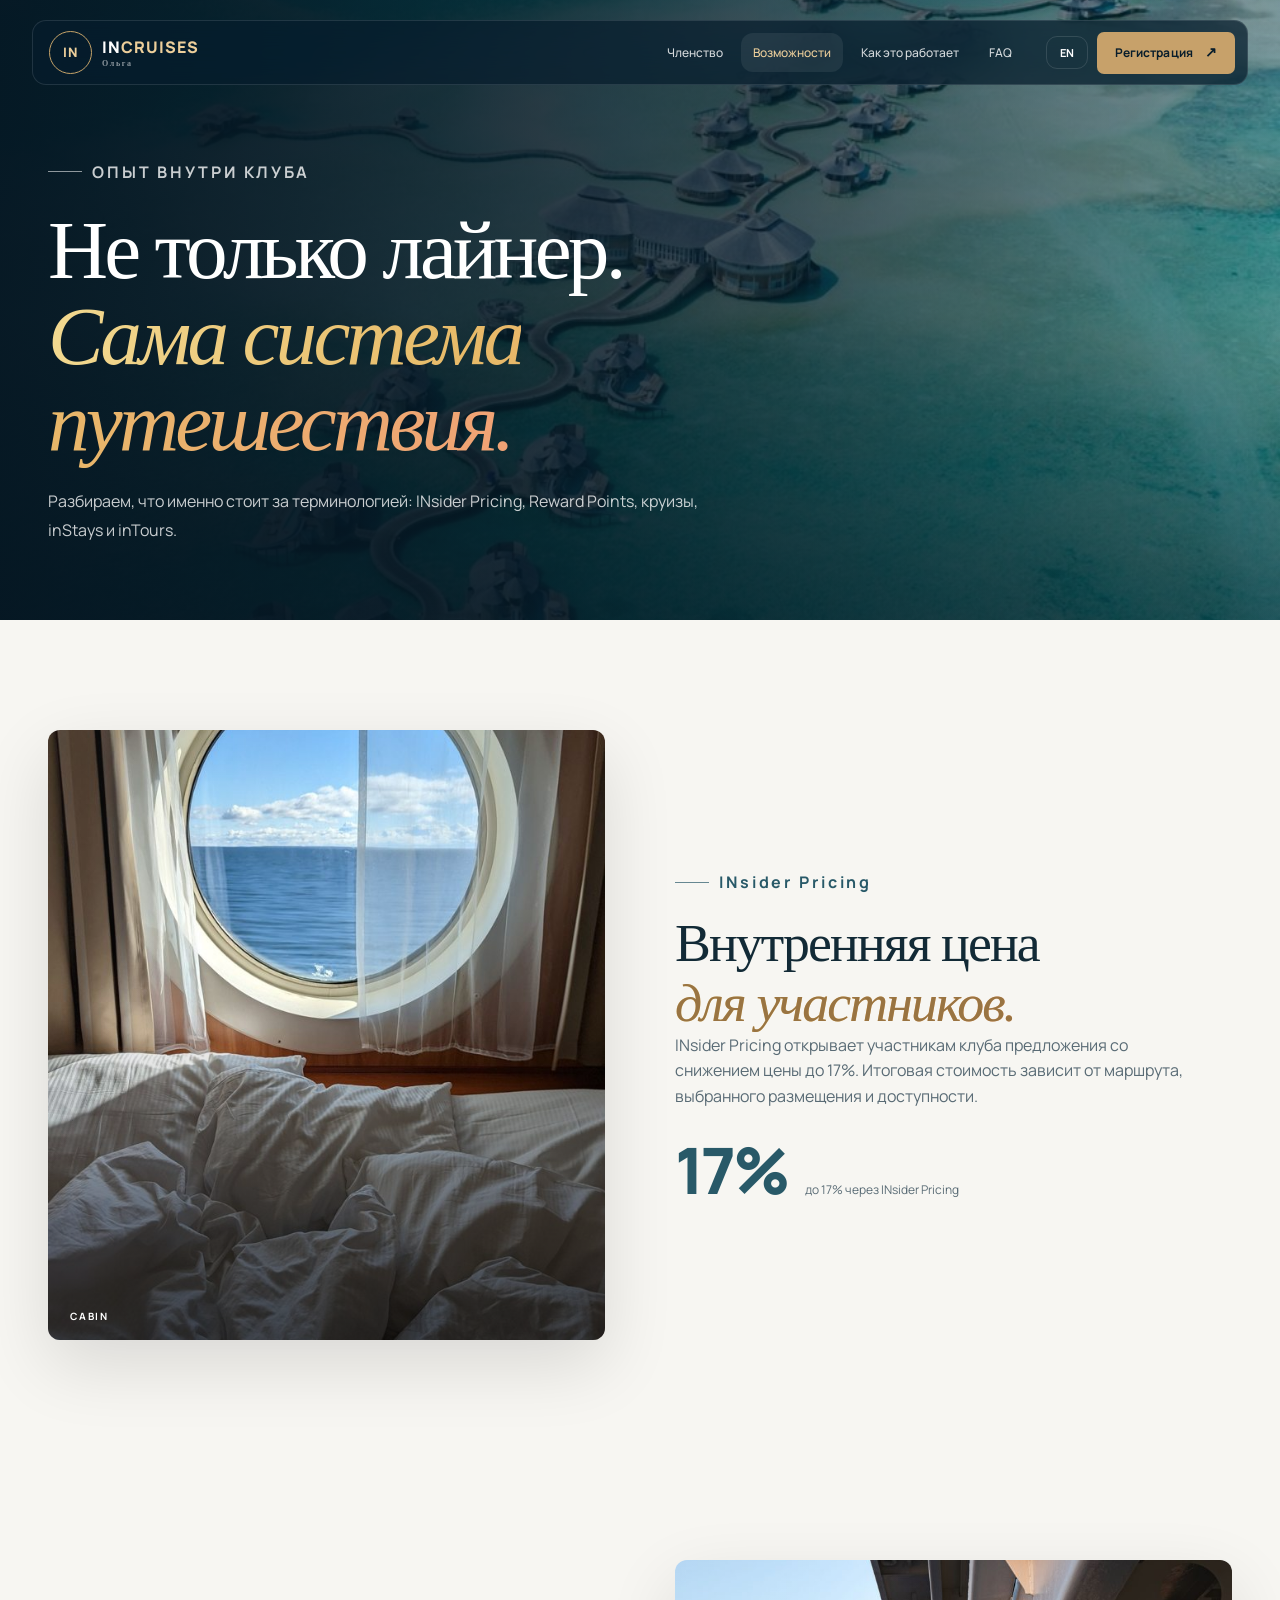
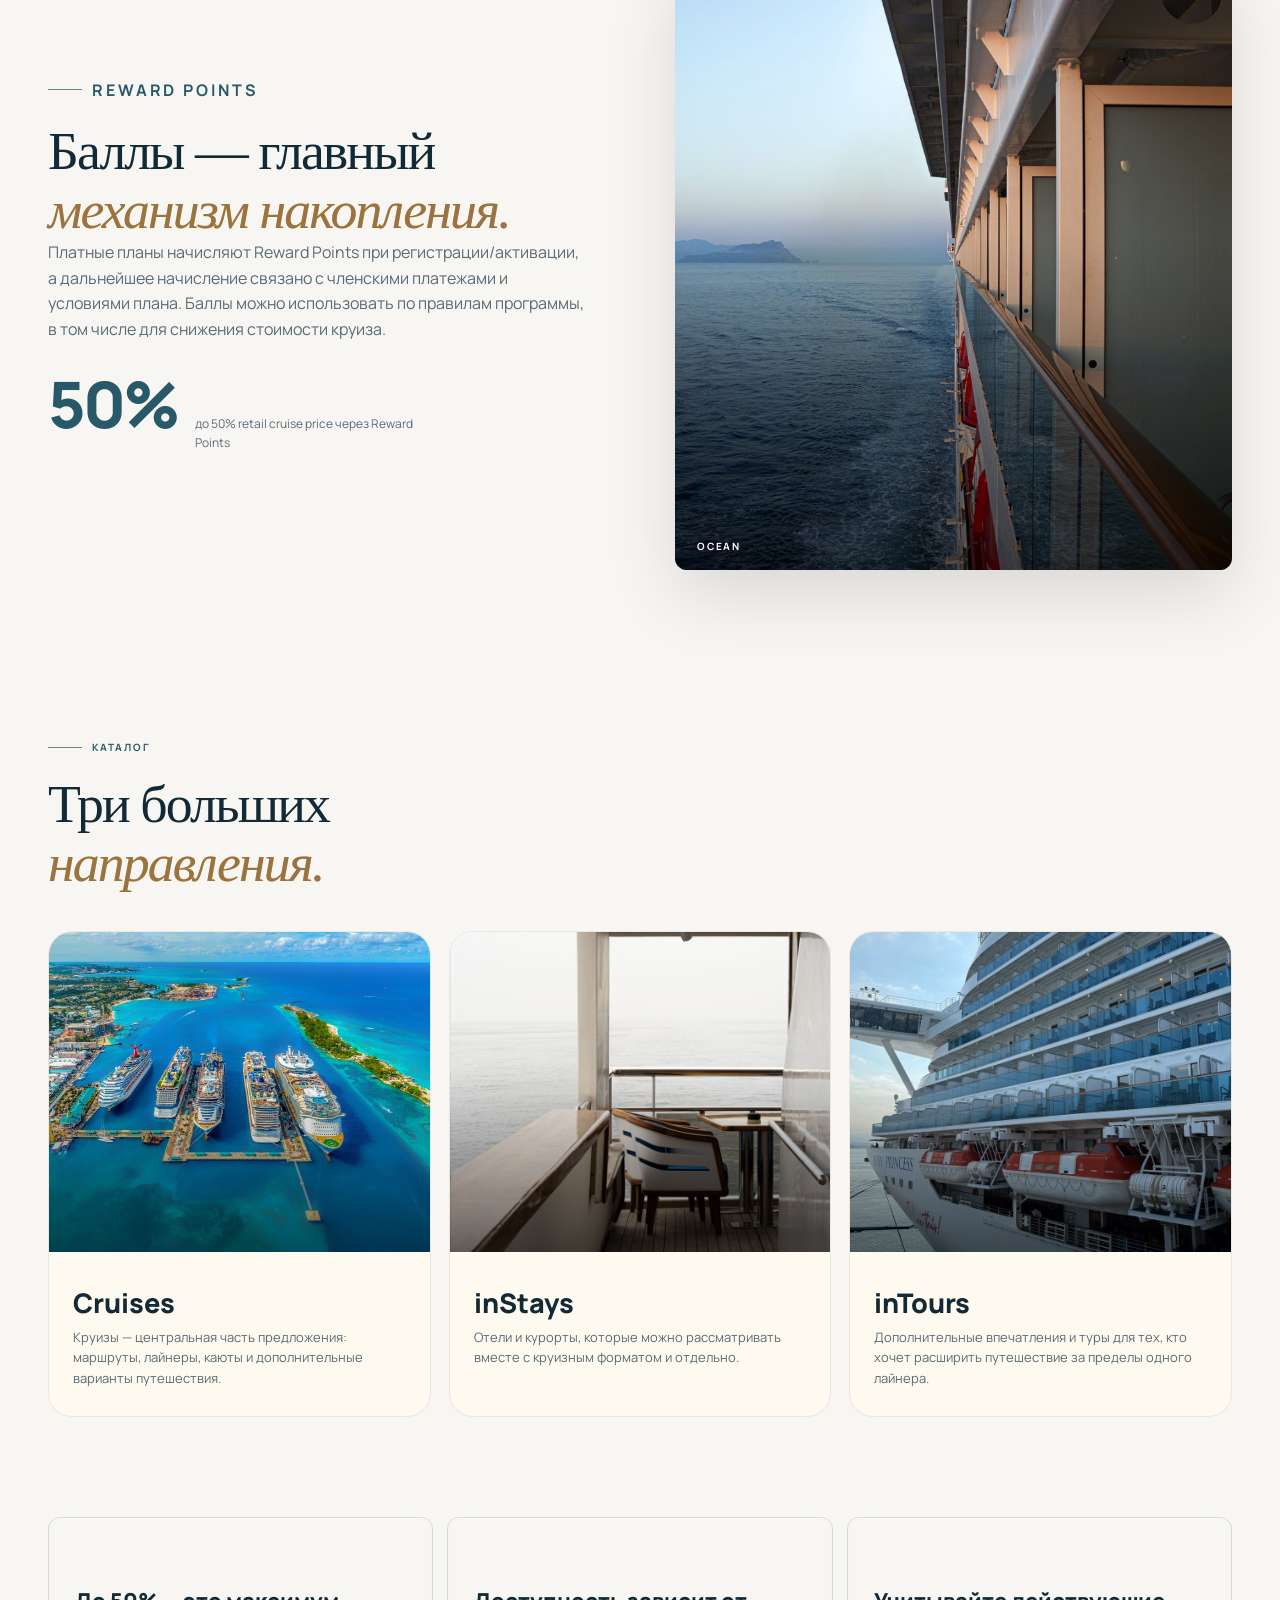
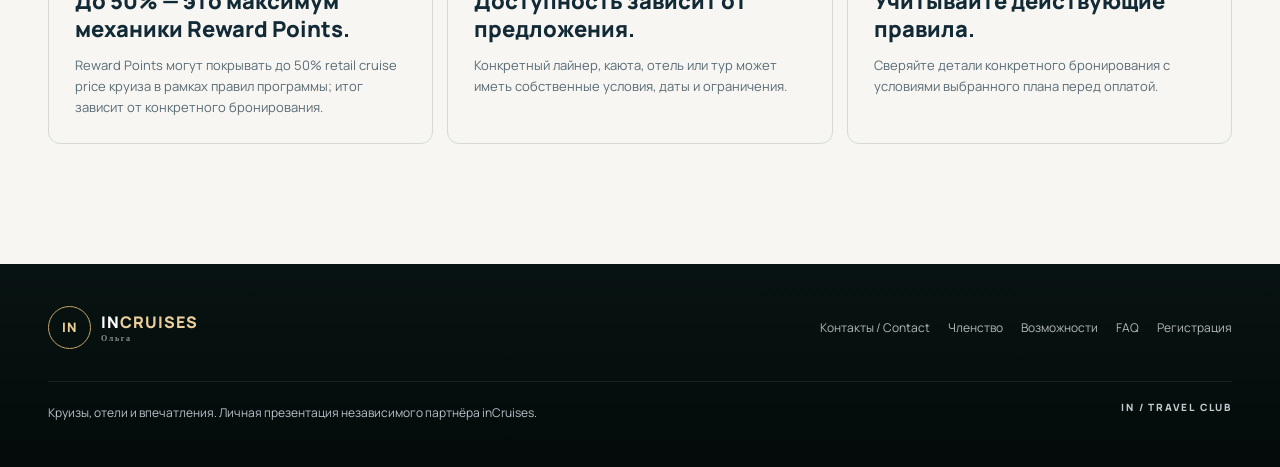
<file: benefits.html>
<!doctype html>
<html lang="ru">
<head>
  <meta charset="utf-8"><meta name="viewport" content="width=device-width, initial-scale=1"><meta name="theme-color" content="#081d2b">
 <meta name="description" content="Возможности членства inCruises: круизы, отели, Reward Points и INsider Pricing. Узнайте, как пользоваться преимуществами выбранного плана.">
  <title>Возможности inCruises — круизы, отели и Reward Points</title><link rel="icon" href="assets/favicon.svg" type="image/svg+xml">
  <link rel="preconnect" href="https://fonts.googleapis.com"><link rel="preconnect" href="https://fonts.gstatic.com" crossorigin><link href="https://fonts.googleapis.com/css2?family=DM+Sans:wght@400;500;600;700&amp;family=Manrope:wght@400;500;600;700;800&amp;display=swap" rel="stylesheet"><link rel="stylesheet" href="css/style.css"><script src="js/config.js"></script><script src="js/translations.js" defer></script><script src="js/main.js" defer></script>
<meta property="og:type" content="website"><meta property="og:title" content="Возможности / INCRUISES"><meta property="og:description" content="Круизы, отели и новые впечатления. Выберите свой формат путешествий."><meta name="twitter:card" content="summary"></head>
<body data-page="benefits"><div class="page-noise" aria-hidden="true"></div>
<header class="site-header"><a class="brand" href="index.html"><span class="brand-mark">IN</span><span class="brand-copy"><strong>IN<span>CRUISES</span></strong><small>TRAVEL CLUB</small></span></a><button class="menu-toggle" aria-label="Открыть меню" aria-controls="nav" aria-expanded="false"><span></span><span></span><span></span></button><nav class="nav" id="nav"><a href="membership.html" data-i18n="navMembership">Членство</a><a href="benefits.html" data-i18n="navBenefits">Возможности</a><a href="how-it-works.html" data-i18n="navHow">Как это работает</a><a href="faq.html" data-i18n="navFaq">FAQ</a></nav><div class="header-actions"><button class="lang-toggle" type="button">EN</button><a class="button button-small button-coral" data-register href="register.html"><span data-i18n="navJoin">Регистрация</span><b>↗</b></a></div></header>
<a class="skip-link" href="#main-content">К содержимому / Skip to content</a><main id="main-content">
<section class="page-hero page-hero-benefits"><div class="page-hero-bg" style="background-image:url('images/island.jpg')"></div><div class="hero-overlay"></div><div class="page-hero-content section-wrap reveal"><p class="eyebrow"><span class="eyebrow-line"></span><span data-i18n="benefitsEyebrow">ОПЫТ ВНУТРИ КЛУБА</span></p><h1 data-i18n="benefitsTitle">Не только лайнер.<br><em>Сама система путешествия.</em></h1><p data-i18n="benefitsLead">Разбираем, что именно стоит за терминологией: INsider Pricing, Reward Points, круизы, inStays и inTours.</p></div></section>
<section class="section-wrap benefit-feature"><div class="benefit-media reveal" style="background-image:url('images/photo-19154533.jpg')"><span> CABIN</span></div><div class="benefit-copy reveal reveal-delay-1"><p class="eyebrow dark"><span class="eyebrow-line"></span><span data-i18n="insiderEyebrow">INsider Pricing</span></p><h2 data-i18n="insiderTitle">Внутренняя цена<br><em>для участников.</em></h2><p data-i18n="insiderText">INsider Pricing открывает участникам клуба предложения со снижением цены до 17%. Итоговая стоимость зависит от маршрута, выбранного размещения и доступности.</p><div class="stat-line"><strong>17%</strong><span data-i18n="insiderStat">до 17% через INsider Pricing</span></div></div></section>
<section class="section-wrap benefit-feature reverse"><div class="benefit-media reveal" style="background-image:url('images/photo-38842315.jpg')"><span>OCEAN</span></div><div class="benefit-copy reveal reveal-delay-1"><p class="eyebrow dark"><span class="eyebrow-line"></span><span data-i18n="rpEyebrow">REWARD POINTS</span></p><h2 data-i18n="rpTitle">Баллы — главный<br><em>механизм накопления.</em></h2><p data-i18n="rpText">Платные планы начисляют Reward Points при регистрации/активации, а дальнейшее начисление связано с членскими платежами и условиями плана. Баллы можно использовать по правилам программы, в том числе для снижения стоимости круиза.</p><div class="stat-line"><strong>50%</strong><span data-i18n="rpStat">до 50% retail cruise price через Reward Points</span></div></div></section>
<section class="section-wrap product-grid-section"><div class="section-head reveal"><div><p class="eyebrow dark"><span class="eyebrow-line"></span><span data-i18n="catalogEyebrow">КАТАЛОГ</span></p><h2 data-i18n="catalogTitle">Три больших<br><em>направления.</em></h2></div></div><div class="product-grid"><article class="product-card reveal"><div class="product-photo" style="background-image:url('images/hero.jpg')"></div><div class="product-copy"><h3 data-i18n="cruiseTitle">Cruises</h3><p data-i18n="cruiseText">Круизы — центральная часть предложения: маршруты, лайнеры, каюты и дополнительные варианты путешествия.</p></div></article><article class="product-card reveal reveal-delay-1"><div class="product-photo" style="background-image:url('images/photo-17635350.jpg')"></div><div class="product-copy"><h3 data-i18n="staysTitle">inStays</h3><p data-i18n="staysText">Отели и курорты, которые можно рассматривать вместе с круизным форматом и отдельно.</p></div></article><article class="product-card reveal reveal-delay-2"><div class="product-photo" style="background-image:url('images/photo-31258302.jpg')"></div><div class="product-copy"><h3 data-i18n="toursTitle">inTours</h3><p data-i18n="toursText">Дополнительные впечатления и туры для тех, кто хочет расширить путешествие за пределы одного лайнера.</p></div></article></div></section>
<section class="section-wrap guardrail-grid"><article class="guardrail reveal"><h3 data-i18n="guard1Title">До 50% — это максимум механики Reward Points.</h3><p data-i18n="guard1Text">Reward Points могут покрывать до 50% retail cruise price круиза в рамках правил программы; итог зависит от конкретного бронирования.</p></article><article class="guardrail reveal reveal-delay-1"><h3 data-i18n="guard2Title">Доступность зависит от предложения.</h3><p data-i18n="guard2Text">Конкретный лайнер, каюта, отель или тур может иметь собственные условия, даты и ограничения.</p></article><article class="guardrail reveal reveal-delay-2"><h3 data-i18n="guard3Title">Учитывайте действующие правила.</h3><p data-i18n="guard3Text">Сверяйте детали конкретного бронирования с условиями выбранного плана перед оплатой.</p></article></section>
</main>
<footer class="footer"><div class="footer-top section-wrap"><a class="brand footer-brand" href="index.html"><span class="brand-mark">IN</span><span class="brand-copy"><strong>IN<span>CRUISES</span></strong><small>TRAVEL CLUB</small></span></a><nav><a href="register.html#contact">Контакты / Contact</a><a href="membership.html" data-i18n="navMembership">Членство</a><a href="benefits.html" data-i18n="navBenefits">Возможности</a><a href="faq.html" data-i18n="navFaq">FAQ</a><a href="register.html" data-i18n="navJoin">Регистрация</a></nav></div><div class="footer-bottom section-wrap"><p data-i18n="footerDisclaimer">Круизы, отели и впечатления. Личная презентация независимого партнёра inCruises.</p><span class="footer-mark">IN / TRAVEL CLUB</span></div></footer><div class="mobile-action"><a href="membership.html"><span data-copy="mobilePlans" data-ru="Сравнить планы" data-en="Compare plans">Сравнить планы</span></a><a class="mobile-contact" href="register.html#contact"><span data-copy="mobileContact" data-ru="Связаться ↗" data-en="Get in touch ↗">Связаться ↗</span></a></div><button class="back-to-top" type="button" aria-label="Наверх / Back to top" hidden>↑</button></body></html>
</file>
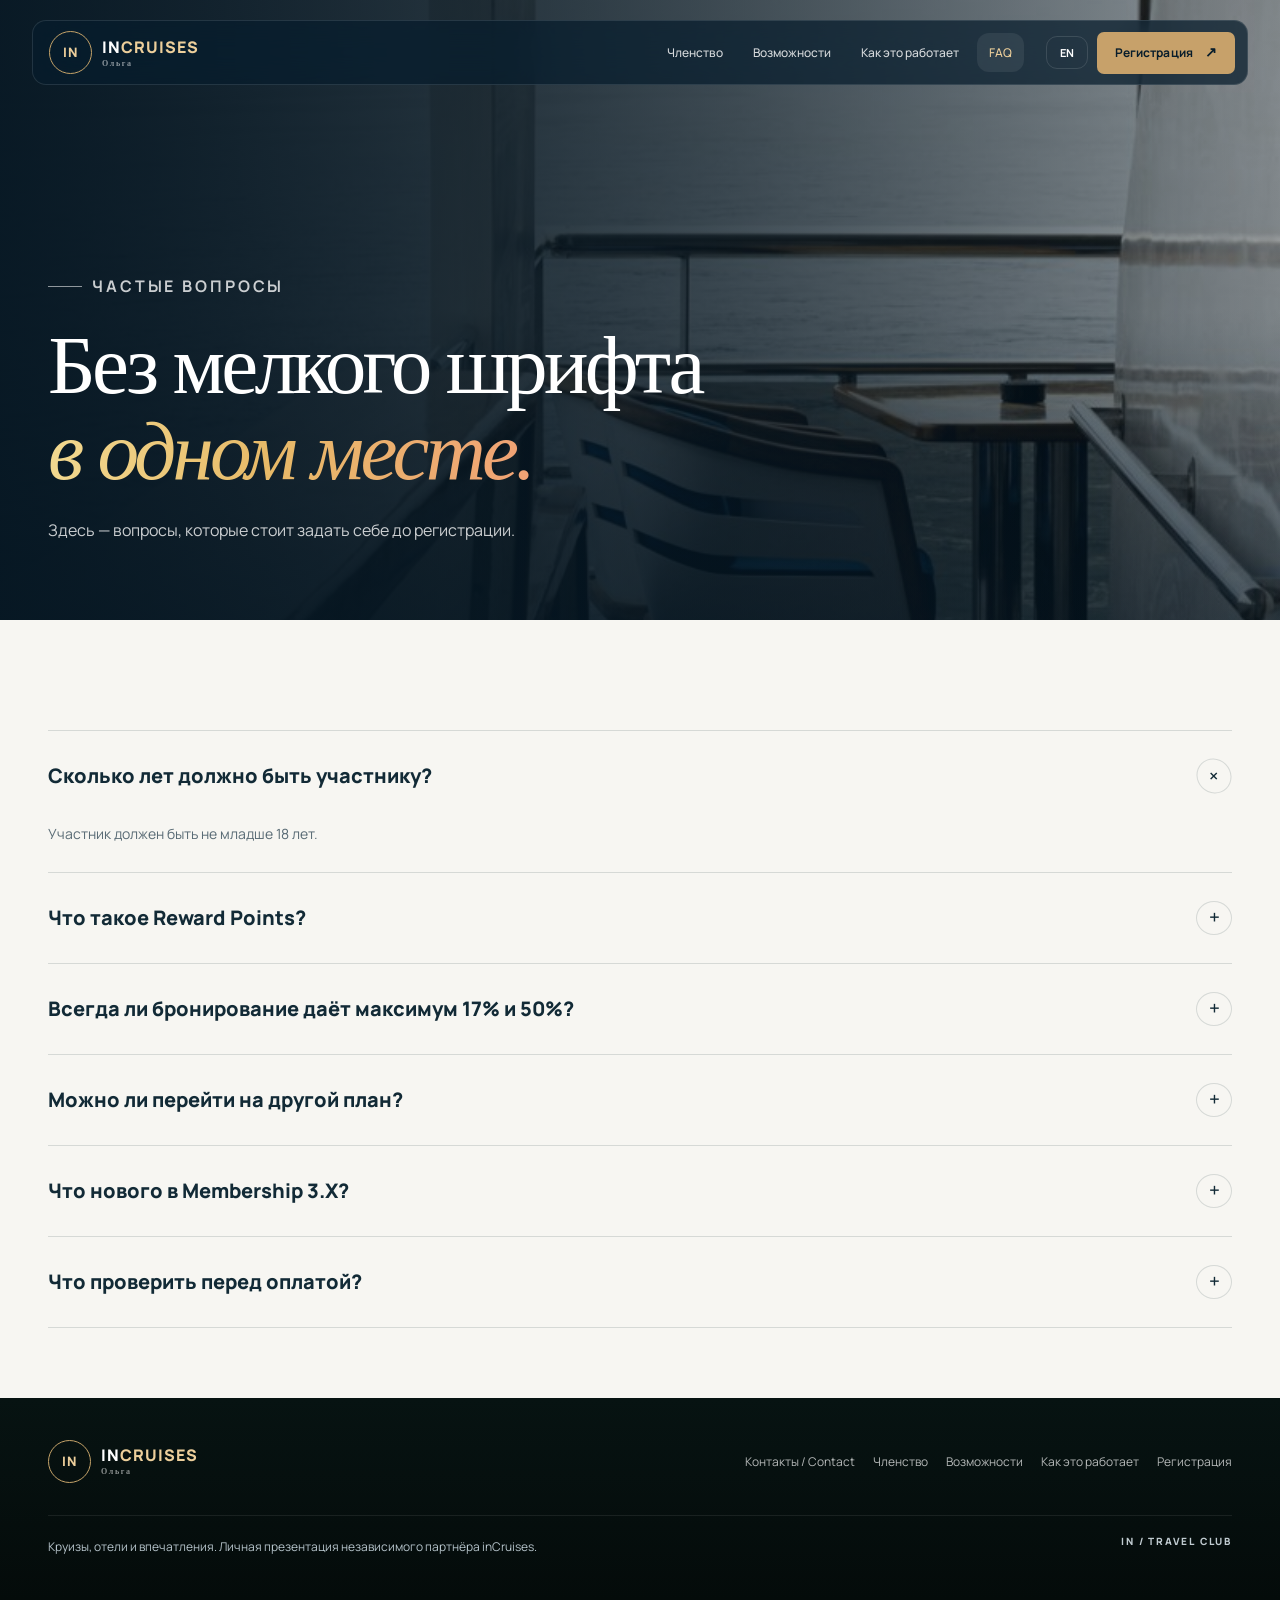
<file: faq.html>
<!doctype html>
<html lang="ru">
<head><meta charset="utf-8"><meta name="viewport" content="width=device-width, initial-scale=1"><meta name="theme-color" content="#081d2b"><meta name="description" content="Ответы на частые вопросы об inCruises: условия членства, тарифы, начисление и использование Reward Points, бронирование путешествий и регистрация."><title>Вопросы об inCruises — тарифы, баллы и бронирование</title><link rel="icon" href="assets/favicon.svg" type="image/svg+xml"><link rel="preconnect" href="https://fonts.googleapis.com"><link rel="preconnect" href="https://fonts.gstatic.com" crossorigin><link href="https://fonts.googleapis.com/css2?family=DM+Sans:wght@400;500;600;700;800&amp;family=Manrope:wght@400;500;600;700;800&amp;display=swap" rel="stylesheet"><link rel="stylesheet" href="css/style.css"><script src="js/config.js"></script><script src="js/translations.js" defer></script><script src="js/main.js" defer></script><meta property="og:type" content="website"><meta property="og:title" content="FAQ / INCRUISES"><meta property="og:description" content="Круизы, отели и новые впечатления. Выберите свой формат путешествий."><meta name="twitter:card" content="summary"></head>
<body data-page="faq"><div class="page-noise" aria-hidden="true"></div><header class="site-header"><a class="brand" href="index.html"><span class="brand-mark">IN</span><span class="brand-copy"><strong>IN<span>CRUISES</span></strong><small>TRAVEL CLUB</small></span></a><button class="menu-toggle" aria-label="Открыть меню" aria-controls="nav" aria-expanded="false"><span></span><span></span><span></span></button><nav class="nav" id="nav"><a href="membership.html" data-i18n="navMembership">Членство</a><a href="benefits.html" data-i18n="navBenefits">Возможности</a><a href="how-it-works.html" data-i18n="navHow">Как это работает</a><a href="faq.html" data-i18n="navFaq">FAQ</a></nav><div class="header-actions"><button class="lang-toggle" type="button">EN</button><a class="button button-small button-coral" data-register href="register.html"><span data-i18n="navJoin">Регистрация</span><b>↗</b></a></div></header>
<a class="skip-link" href="#main-content">К содержимому / Skip to content</a><main id="main-content"><section class="page-hero page-hero-faq"><div class="page-hero-bg" style="background-image:url('images/photo-17635350.jpg')"></div><div class="hero-overlay"></div><div class="page-hero-content section-wrap reveal"><p class="eyebrow"><span class="eyebrow-line"></span><span data-i18n="faqEyebrow">ЧАСТЫЕ ВОПРОСЫ</span></p><h1 data-i18n="faqTitle">Без мелкого шрифта<br><em>в одном месте.</em></h1><p data-i18n="faqLead">Здесь — вопросы, которые стоит задать себе до регистрации.</p></div></section>
<section class="section-wrap faq-section"><div class="faq-list"><details class="faq-item reveal" open><summary><span data-i18n="q1">Сколько лет должно быть участнику?</span><b>+</b></summary><p data-i18n="a1">Участник должен быть не младше 18 лет.</p></details><details class="faq-item reveal"><summary><span data-i18n="q2">Что такое Reward Points?</span><b>+</b></summary><p data-i18n="a2">Это бонусные баллы программы, которые начисляются по правилам выбранного плана и могут использоваться для подходящих бронирований в соответствии с действующими условиями.</p></details><details class="faq-item reveal"><summary><span data-i18n="q3">Всегда ли бронирование даёт максимум 17% и 50%?</span><b>+</b></summary><p data-i18n="a3">Нет. 17% и 50% — верхние значения механики. Фактический результат зависит от конкретного продукта, маршрута, доступности, типа бронирования и правил Reward Points.</p></details><details class="faq-item reveal"><summary><span data-i18n="q4">Можно ли перейти на другой план?</span><b>+</b></summary><p data-i18n="a4">Starter и Classic можно повышать, Premium не повышается. Переход между планами зависит от выбранного сценария участия.</p></details><details class="faq-item reveal"><summary><span data-i18n="q5">Что нового в Membership 3.X?</span><b>+</b></summary><p data-i18n="a5">Текущий 3.X-подход расширяет доступ к Reward Points: платным участникам добавлены новые варианты полного RP-booking, два одновременных RP-bookings и гибкость RP + Payment.</p></details><details class="faq-item reveal"><summary><span data-i18n="q6">Где смотреть окончательные условия?</span><b>+</b></summary><p data-i18n="a6">Перед оплатой уточните итоговую стоимость, сборы, доступность выбранного путешествия и правила отмены.</p></details></div></section>
</main><footer class="footer"><div class="footer-top section-wrap"><a class="brand footer-brand" href="index.html"><span class="brand-mark">IN</span><span class="brand-copy"><strong>IN<span>CRUISES</span></strong><small>TRAVEL CLUB</small></span></a><nav><a href="register.html#contact">Контакты / Contact</a><a href="membership.html" data-i18n="navMembership">Членство</a><a href="benefits.html" data-i18n="navBenefits">Возможности</a><a href="how-it-works.html" data-i18n="navHow">Как это работает</a><a href="register.html" data-i18n="navJoin">Регистрация</a></nav></div><div class="footer-bottom section-wrap"><p data-i18n="footerDisclaimer">Круизы, отели и впечатления. Личная презентация независимого партнёра inCruises.</p><span class="footer-mark">IN / TRAVEL CLUB</span></div></footer><div class="mobile-action"><a href="membership.html"><span data-copy="mobilePlans" data-ru="Сравнить планы" data-en="Compare plans">Сравнить планы</span></a><a class="mobile-contact" href="register.html#contact"><span data-copy="mobileContact" data-ru="Связаться ↗" data-en="Get in touch ↗">Связаться ↗</span></a></div><button class="back-to-top" type="button" aria-label="Наверх / Back to top" hidden>↑</button></body></html>
</file>
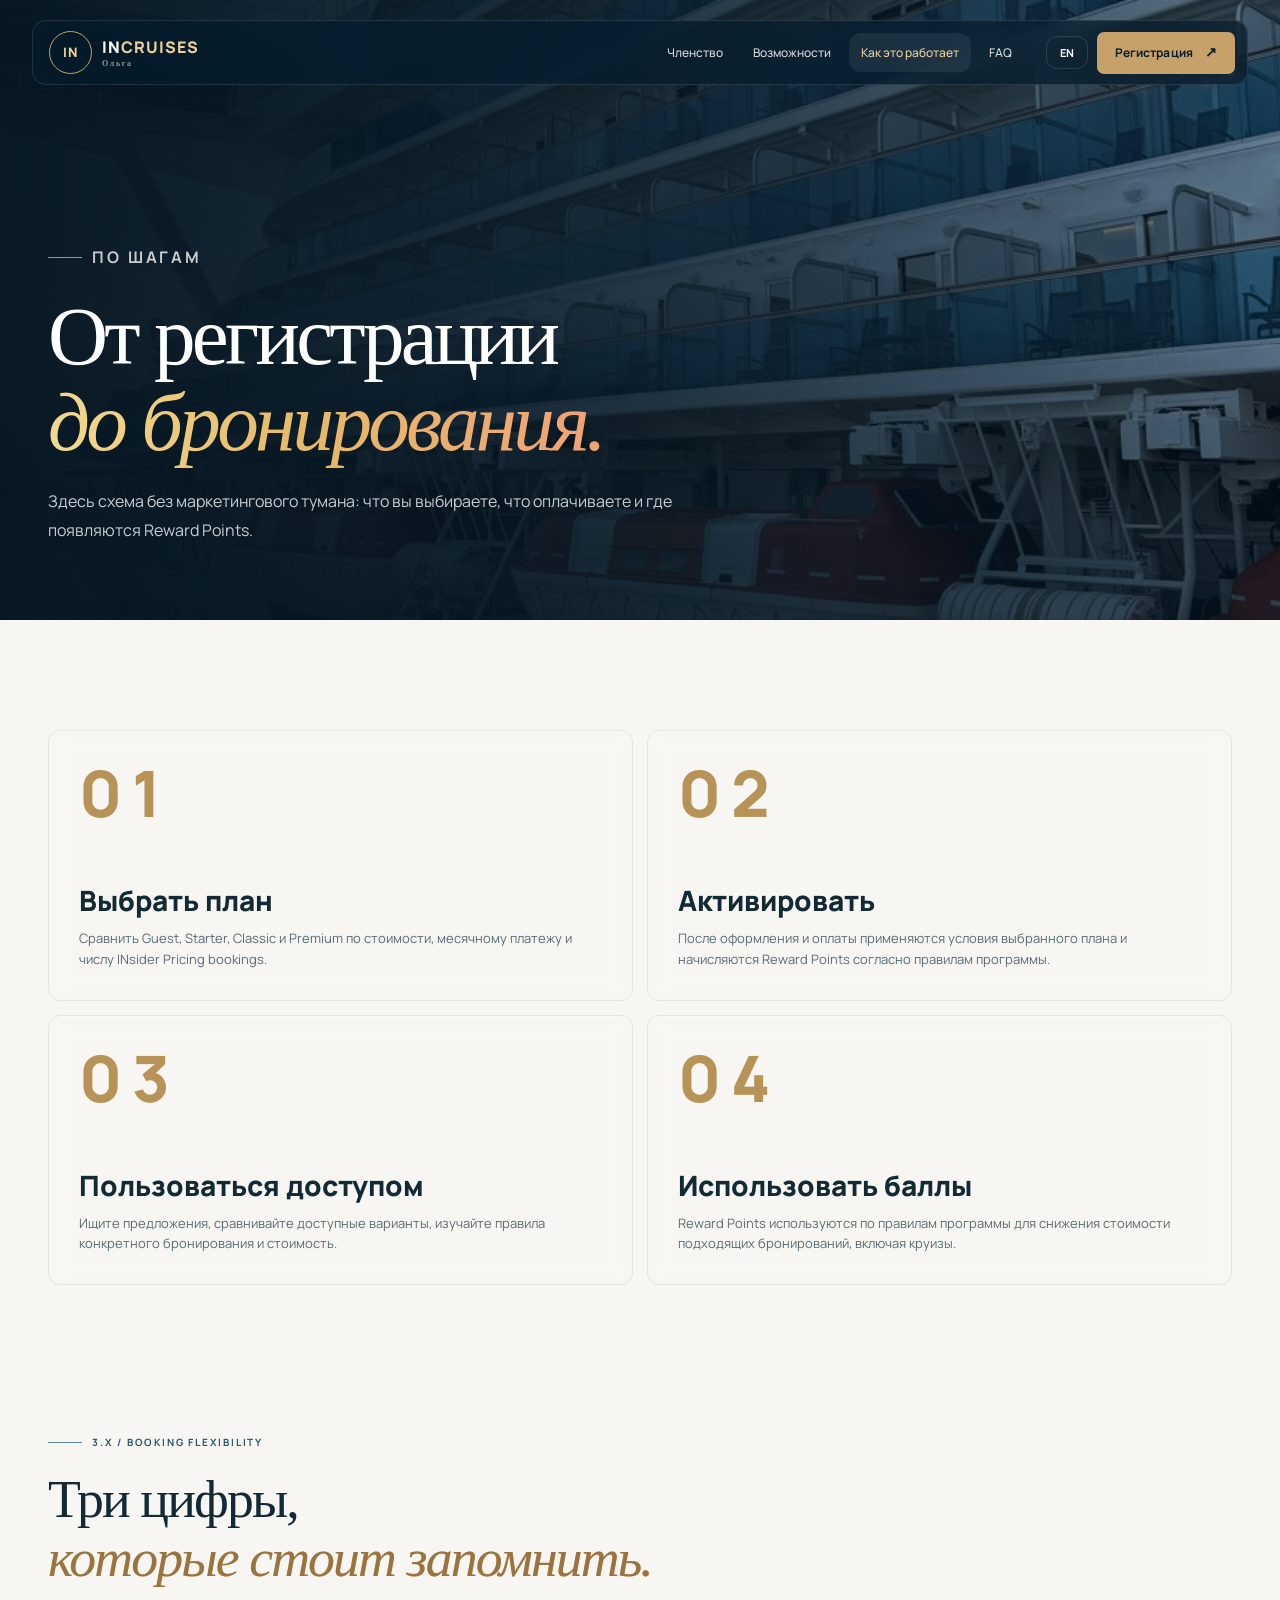
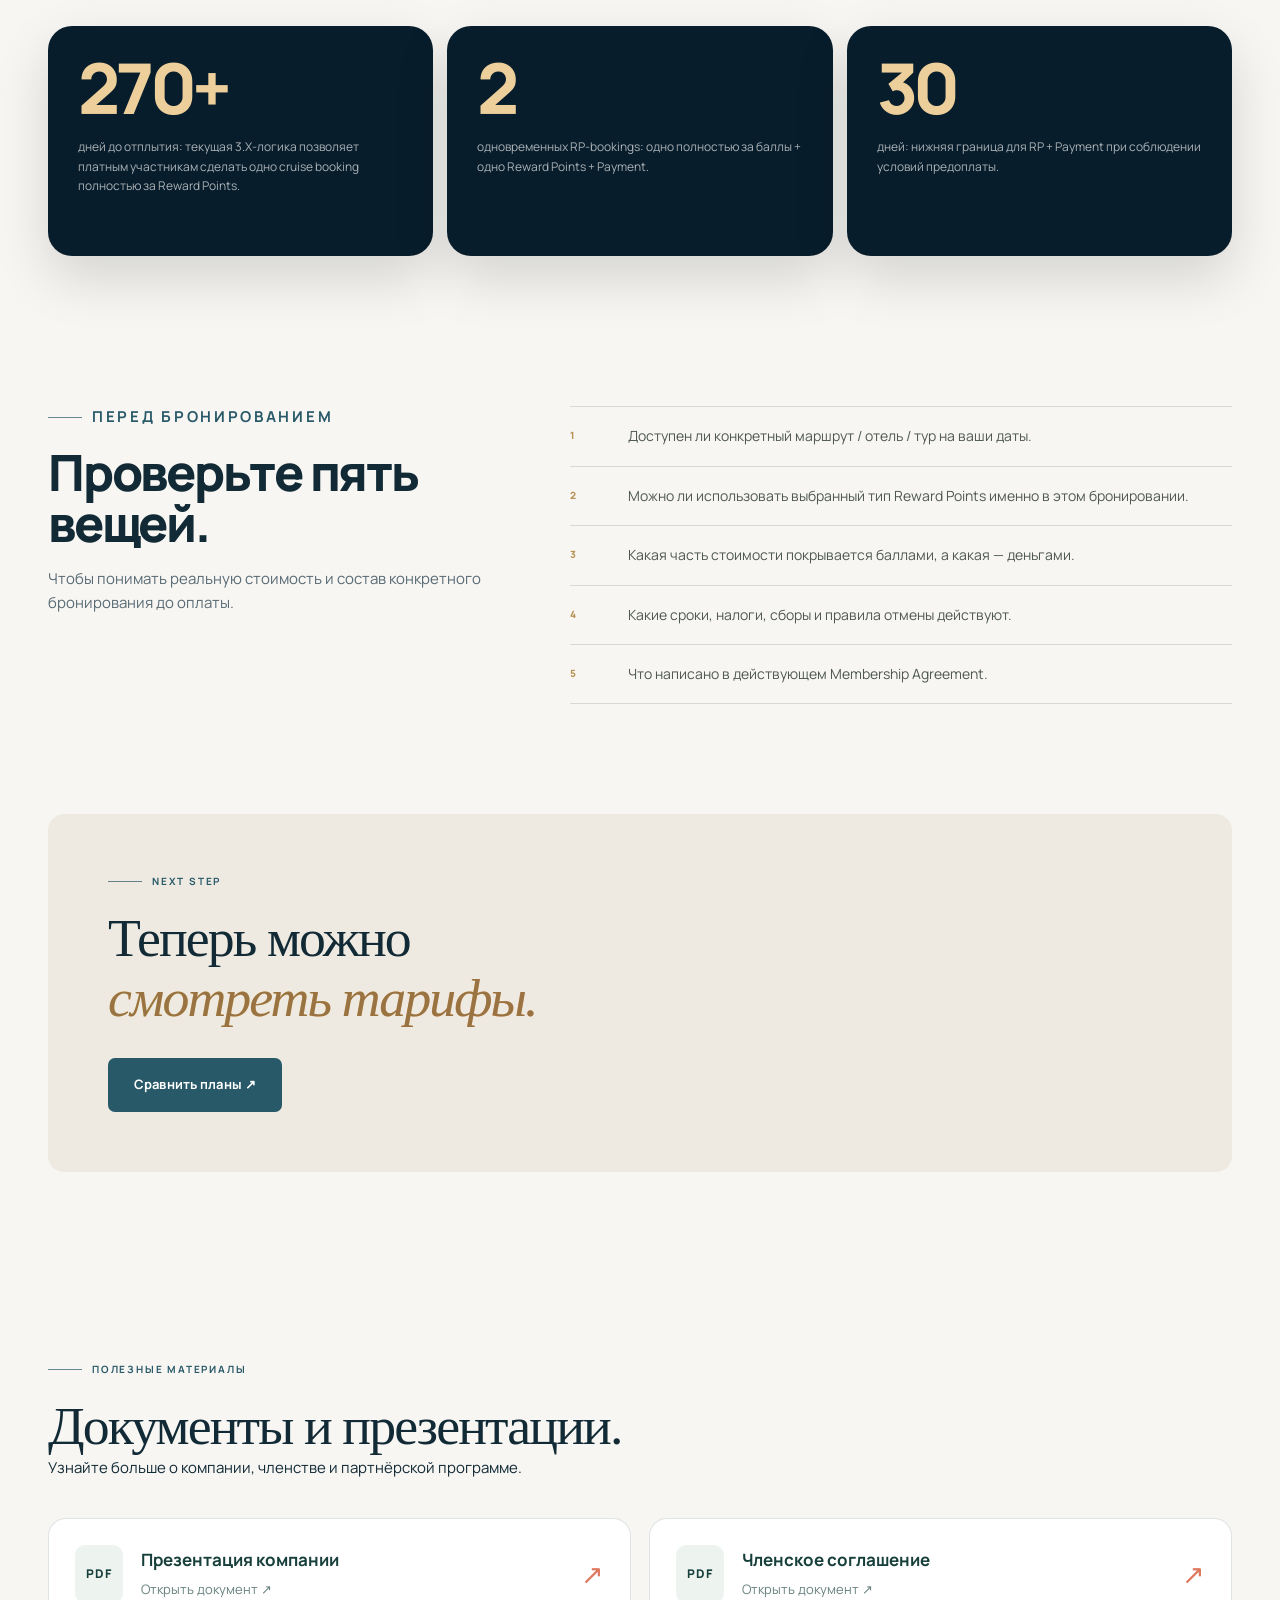
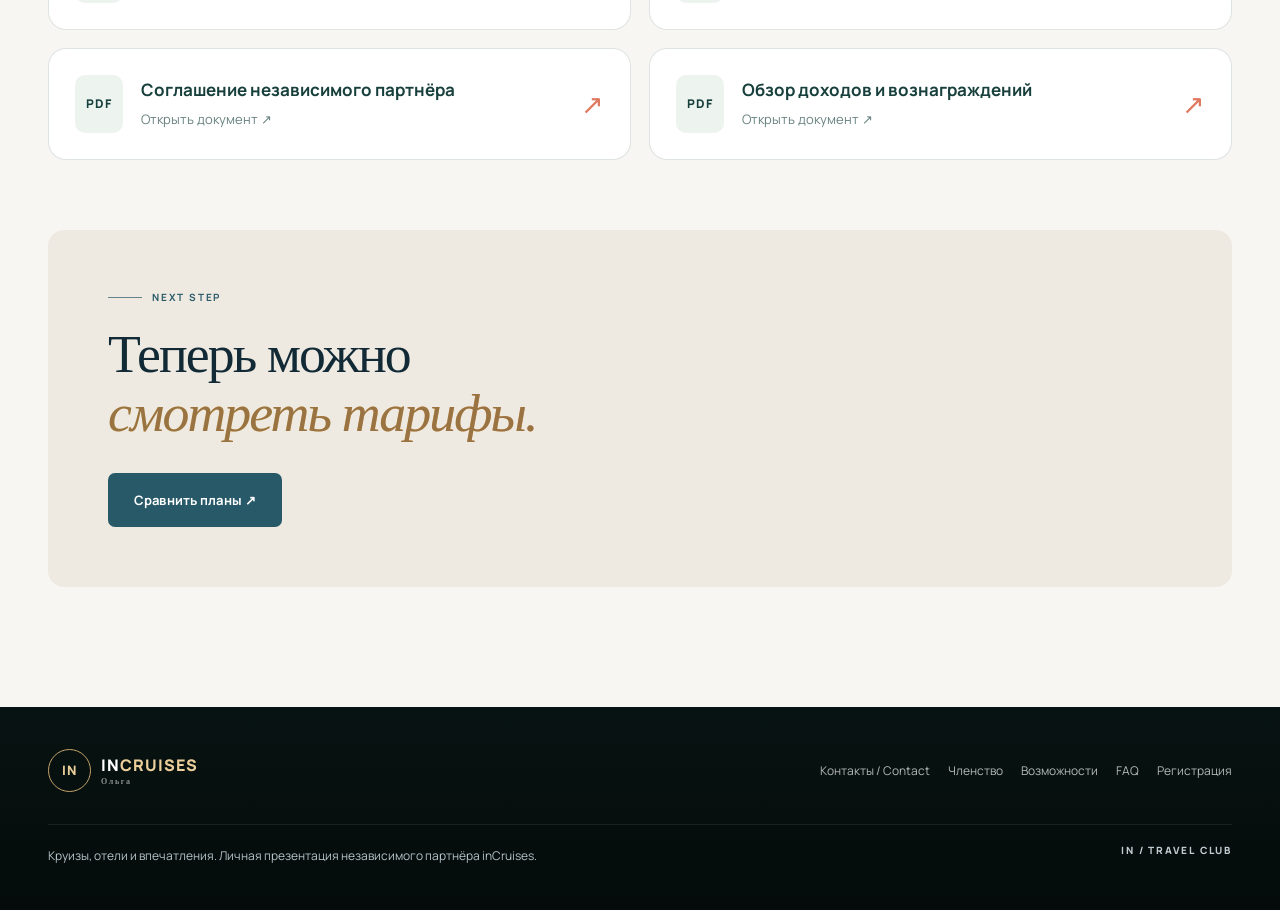
<file: how-it-works.html>
<!doctype html>
<html lang="ru">
<head><meta charset="utf-8"><meta name="viewport" content="width=device-width, initial-scale=1"><meta name="theme-color" content="#081d2b"><meta name="description" content="Как пользоваться клубом inCruises: выбор плана, активация членства, поиск путешествий и использование Reward Points. Документы и презентации RU / EN."><title>Как работает inCruises — членство и Reward Points</title>
<link rel="icon" href="assets/favicon.svg" type="image/svg+xml"><link rel="preconnect" href="https://fonts.googleapis.com"><link rel="preconnect" href="https://fonts.gstatic.com" crossorigin><link href="https://fonts.googleapis.com/css2?family=DM+Sans:wght@400;500;600;700&amp;family=Manrope:wght@400;500;600;700;800&amp;display=swap" rel="stylesheet"><link rel="stylesheet" href="css/style.css"><script src="js/config.js"></script><script src="js/translations.js" defer></script><script src="js/main.js" defer></script><meta property="og:type" content="website"><meta property="og:title" content="Как это работает / INCRUISES"><meta property="og:description" content="Круизы, отели и новые впечатления. Выберите свой формат путешествий."><meta name="twitter:card" content="summary"></head>
<body data-page="how"><div class="page-noise" aria-hidden="true"></div><header class="site-header"><a class="brand" href="index.html"><span class="brand-mark">IN</span><span class="brand-copy"><strong>IN<span>CRUISES</span></strong><small>TRAVEL CLUB</small></span></a><button class="menu-toggle" aria-label="Открыть меню" aria-controls="nav" aria-expanded="false"><span></span><span></span><span></span></button><nav class="nav" id="nav"><a href="membership.html" data-i18n="navMembership">Членство</a><a href="benefits.html" data-i18n="navBenefits">Возможности</a><a href="how-it-works.html" data-i18n="navHow">Как это работает</a><a href="faq.html" data-i18n="navFaq">FAQ</a></nav><div class="header-actions"><button class="lang-toggle" type="button">EN</button><a class="button button-small button-coral" data-register href="register.html"><span data-i18n="navJoin">Регистрация</span><b>↗</b></a></div></header>
<a class="skip-link" href="#main-content">К содержимому / Skip to content</a><main id="main-content"><section class="page-hero page-hero-how"><div class="page-hero-bg" style="background-image:url('images/photo-31258302.jpg')"></div><div class="hero-overlay"></div><div class="page-hero-content section-wrap reveal"><p class="eyebrow"><span class="eyebrow-line"></span><span data-i18n="howEyebrow">ПО ШАГАМ</span></p><h1 data-i18n="howTitlePage">От регистрации<br><em>до бронирования.</em></h1><p data-i18n="howLead">Здесь схема без маркетингового тумана: что вы выбираете, что оплачиваете и где появляются Reward Points.</p></div></section>
<section class="section-wrap process-section"><div class="process-grid"><article class="process-card reveal"><span>01</span><h3 data-i18n="stepA">Выбрать план</h3><p data-i18n="stepAText">Сравнить Guest, Starter, Classic и Premium по стоимости, месячному платежу и числу INsider Pricing bookings.</p></article><article class="process-card reveal reveal-delay-1"><span>02</span><h3 data-i18n="stepB">Активировать</h3><p data-i18n="stepBText">После оформления и оплаты применяются условия выбранного плана и начисляются Reward Points согласно правилам программы.</p></article><article class="process-card reveal reveal-delay-2"><span>03</span><h3 data-i18n="stepC">Пользоваться доступом</h3><p data-i18n="stepCText">Ищите предложения, сравнивайте доступные варианты, изучайте правила конкретного бронирования и стоимость.</p></article><article class="process-card reveal reveal-delay-3"><span>04</span><h3 data-i18n="stepD">Использовать баллы</h3><p data-i18n="stepDText">Reward Points используются по правилам программы для снижения стоимости подходящих бронирований, включая круизы.</p></article></div></section>
<section class="timeline-section section-wrap"><div class="section-head reveal"><div><p class="eyebrow dark"><span class="eyebrow-line"></span><span data-i18n="timingEyebrow">3.X / BOOKING FLEXIBILITY</span></p><h2 data-i18n="timingTitle">Три цифры,<br><em>которые стоит запомнить.</em></h2></div></div><div class="timing-grid"><article><strong>270+</strong><span data-i18n="timing1">дней до отплытия: текущая 3.X-логика позволяет платным участникам сделать одно cruise booking полностью за Reward Points.</span></article><article><strong>2</strong><span data-i18n="timing2">одновременных RP-bookings: одно полностью за баллы + одно Reward Points + Payment.</span></article><article><strong>30</strong><span data-i18n="timing3">дней: нижняя граница для RP + Payment при соблюдении условий предоплаты.</span></article></div></section>
<section class="section-wrap split-rule"><div class="rule-copy reveal"><p class="eyebrow dark"><span class="eyebrow-line"></span><span data-i18n="checkEyebrow">ПЕРЕД БРОНИРОВАНИЕМ</span></p><h2 data-i18n="checkTitle">Проверьте пять вещей.</h2><p data-i18n="checkText">Чтобы понимать реальную стоимость и состав конкретного бронирования до оплаты.</p></div><div class="rule-list reveal reveal-delay-1"><div><b>1</b><span data-i18n="check1">Доступен ли конкретный маршрут / отель / тур на ваши даты.</span></div><div><b>2</b><span data-i18n="check2">Можно ли использовать выбранный тип Reward Points именно в этом бронировании.</span></div><div><b>3</b><span data-i18n="check3">Какая часть стоимости покрывается баллами, а какая — деньгами.</span></div><div><b>4</b><span data-i18n="check4">Какие сроки, налоги, сборы и правила отмены действуют.</span></div><div><b>5</b><span data-i18n="check5">Что написано в действующем Membership Agreement.</span></div></div></section>
<section class="section-wrap final-cta"><div class="final-cta-inner reveal"><p class="eyebrow dark"><span class="eyebrow-line"></span><span data-i18n="finalEyebrow">NEXT STEP</span></p><h2 data-i18n="finalTitle">Теперь можно<br><em>смотреть тарифы.</em></h2><a class="button button-green" href="membership.html" data-i18n="finalButton">Сравнить планы ↗</a></div></section>

<section class="section-wrap documents-section" id="documents">
  <div class="section-head">
    <div>
      <p class="eyebrow dark">
        <span class="eyebrow-line"></span>
        <span data-ru="ПОЛЕЗНЫЕ МАТЕРИАЛЫ"
              data-en="USEFUL RESOURCES">ПОЛЕЗНЫЕ МАТЕРИАЛЫ</span>
      </p>

      <h2 data-ru="Документы и презентации."
          data-en="Documents and presentations.">
        Документы и презентации.
      </h2>

      <p data-ru="Узнайте больше о компании, членстве и партнёрской программе."
         data-en="Explore the company, membership and partner program.">
        Узнайте больше о компании, членстве и партнёрской программе.
      </p>
    </div>
  </div>

  <div class="documents-grid">
    <a class="document-card"
       href="https://files.incruises.com/files/ru/101RU_SIMPLE_COMPANY_PRESENTATION.pdf"
       data-href-ru="https://files.incruises.com/files/ru/101RU_SIMPLE_COMPANY_PRESENTATION.pdf"
       data-href-en="https://files.incruises.com/files/en/101EN_SIMPLE_COMPANY_PRESENTATION.pdf"
       target="_blank" rel="noopener noreferrer">
      <span class="document-format">PDF</span>
      <span class="document-info">
        <strong data-ru="Презентация компании"
                data-en="Company Presentation">Презентация компании</strong>
        <small data-ru="Открыть документ ↗"
               data-en="View document ↗">Открыть документ ↗</small>
      </span>
      <span class="document-arrow" aria-hidden="true">↗</span>
    </a>

    <a class="document-card"
       href="https://files.incruises.com/files/ru/106RU_3.2_MEMBER_AGREEMENT.pdf"
       data-href-ru="https://files.incruises.com/files/ru/106RU_3.2_MEMBER_AGREEMENT.pdf"
       data-href-en="https://files.incruises.com/files/en/106EN_3.2_MEMBER_AGREEMENT.pdf"
       target="_blank" rel="noopener noreferrer">
      <span class="document-format">PDF</span>
      <span class="document-info">
        <strong data-ru="Членское соглашение"
                data-en="Membership Agreement">Членское соглашение</strong>
        <small data-ru="Открыть документ ↗"
               data-en="View document ↗">Открыть документ ↗</small>
      </span>
      <span class="document-arrow" aria-hidden="true">↗</span>
    </a>

    <a class="document-card"
       href="https://files.incruises.com/files/ru/104RU_3.2_INDEPENDENT_PARTNER_AGREEMENT.pdf"
       data-href-ru="https://files.incruises.com/files/ru/104RU_3.2_INDEPENDENT_PARTNER_AGREEMENT.pdf"
       data-href-en="https://files.incruises.com/files/en/104EN_3.2_INDEPENDENT_PARTNER_AGREEMENT.pdf"
       target="_blank" rel="noopener noreferrer">
      <span class="document-format">PDF</span>
      <span class="document-info">
        <strong data-ru="Соглашение независимого партнёра"
                data-en="Independent Partner Agreement">
          Соглашение независимого партнёра
        </strong>
        <small data-ru="Открыть документ ↗"
               data-en="View document ↗">Открыть документ ↗</small>
      </span>
      <span class="document-arrow" aria-hidden="true">↗</span>
    </a>

    <a class="document-card"
       href="https://files.incruises.com/files/ru/109RU_INCOME_AND_INCENTIVE_OVERVIEW.pdf"
       data-href-ru="https://files.incruises.com/files/ru/109RU_INCOME_AND_INCENTIVE_OVERVIEW.pdf"
       data-href-en="http://files.incruises.com/files/en/109EN_INCOME_AND_INCENTIVE_OVERVIEW.pdf"
       target="_blank" rel="noopener noreferrer">
      <span class="document-format">PDF</span>
      <span class="document-info">
        <strong data-ru="Обзор доходов и вознаграждений"
                data-en="Income and Incentive Overview">
          Обзор доходов и вознаграждений
        </strong>
        <small data-ru="Открыть документ ↗"
               data-en="View document ↗">Открыть документ ↗</small>
      </span>
      <span class="document-arrow" aria-hidden="true">↗</span>
    </a>
  </div>
</section>
<section class="section-wrap final-cta"><div class="final-cta-inner reveal"><p class="eyebrow dark"><span class="eyebrow-line"></span><span data-i18n="finalEyebrow">NEXT STEP</span></p><h2 data-i18n="finalTitle">Теперь можно<br><em>смотреть тарифы.</em></h2><a class="button button-green" href="membership.html" data-i18n="finalButton">Сравнить планы ↗</a></div></section>
</main><footer class="footer"><div class="footer-top section-wrap"><a class="brand footer-brand" href="index.html"><span class="brand-mark">IN</span><span class="brand-copy"><strong>IN<span>CRUISES</span></strong><small>TRAVEL CLUB</small></span></a><nav><a href="register.html#contact">Контакты / Contact</a><a href="membership.html" data-i18n="navMembership">Членство</a><a href="benefits.html" data-i18n="navBenefits">Возможности</a><a href="faq.html" data-i18n="navFaq">FAQ</a><a href="register.html" data-i18n="navJoin">Регистрация</a></nav></div><div class="footer-bottom section-wrap"><p data-i18n="footerDisclaimer">Круизы, отели и впечатления. Личная презентация независимого партнёра inCruises.</p><span class="footer-mark">IN / TRAVEL CLUB</span></div></footer><div class="mobile-action"><a href="membership.html"><span data-copy="mobilePlans" data-ru="Сравнить планы" data-en="Compare plans">Сравнить планы</span></a><a class="mobile-contact" href="register.html#contact"><span data-copy="mobileContact" data-ru="Связаться ↗" data-en="Get in touch ↗">Связаться ↗</span></a></div><button class="back-to-top" type="button" aria-label="Наверх / Back to top" hidden>↑</button></body></html>
</file>
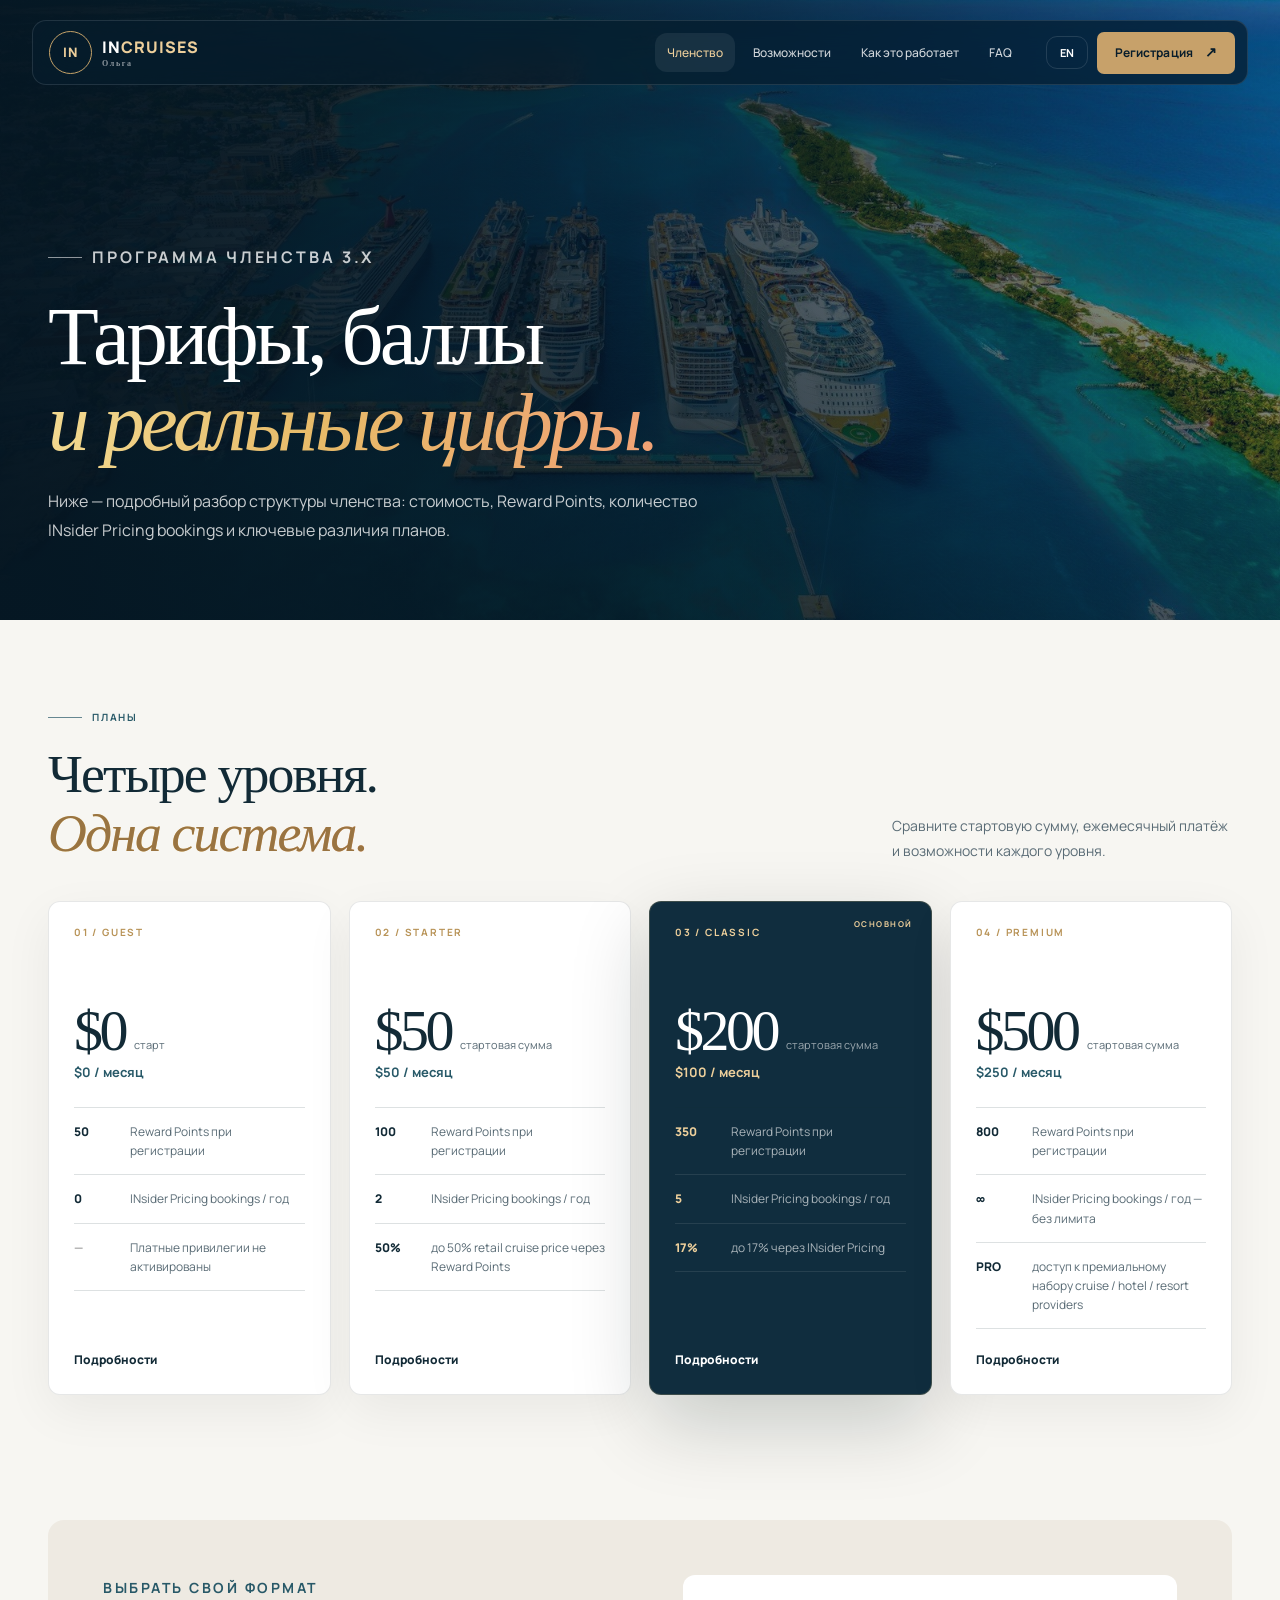
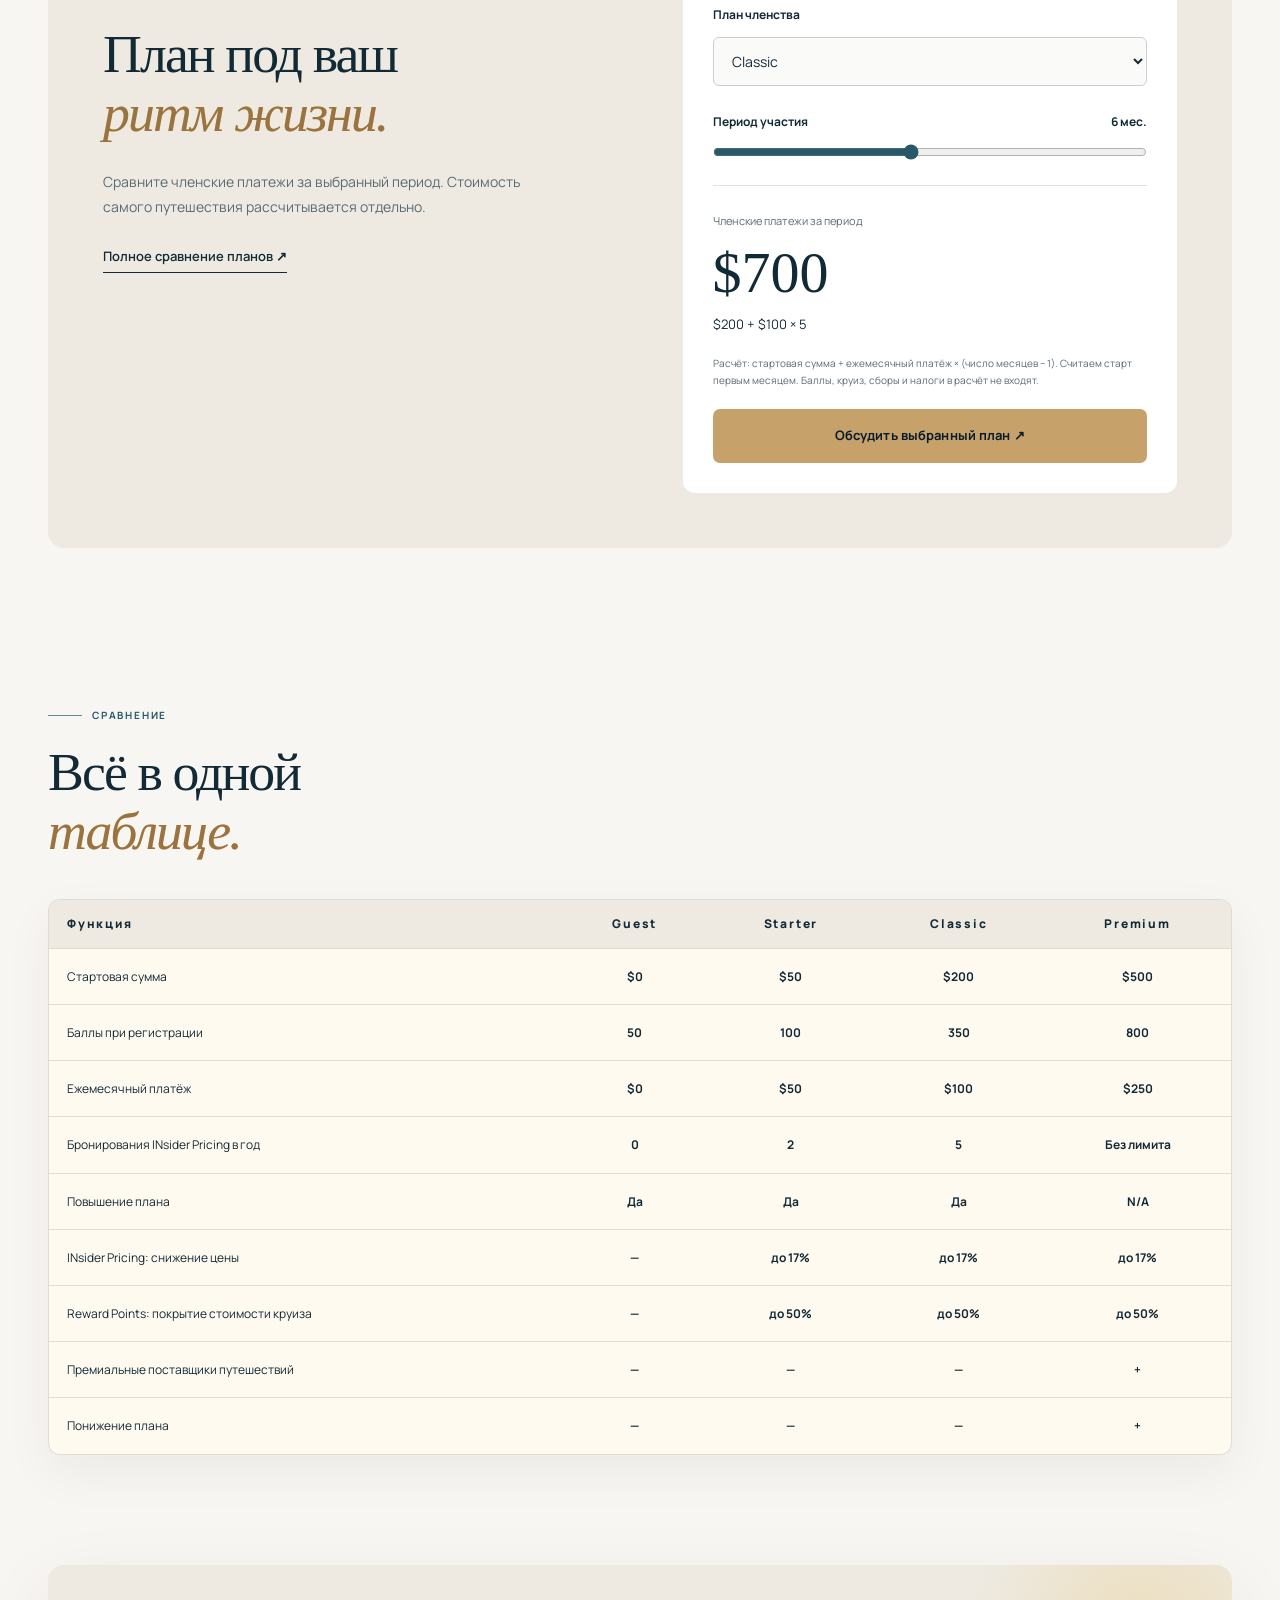
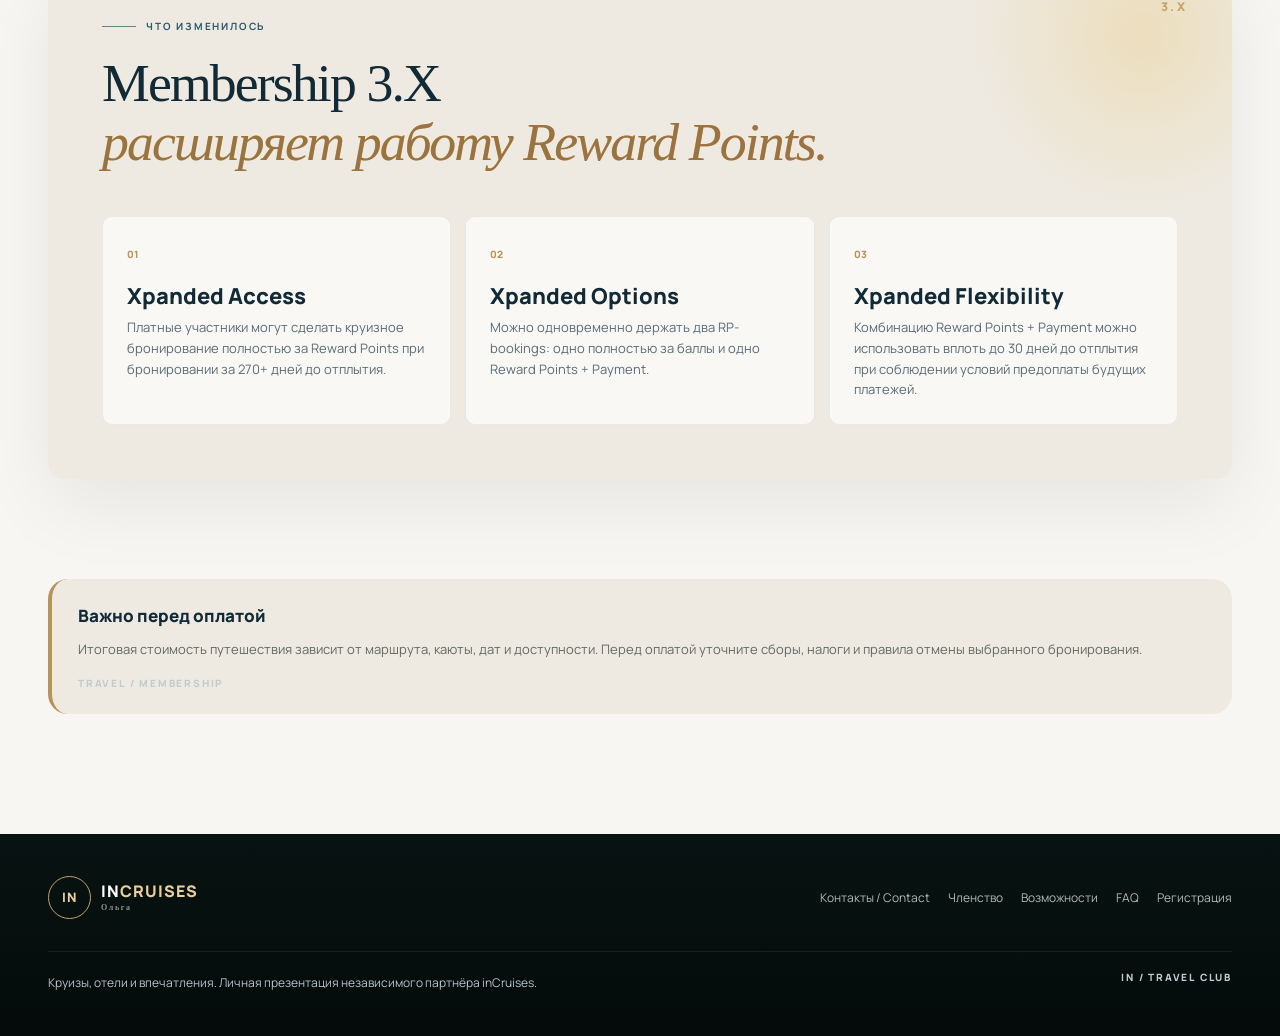
<file: membership.html>
<!doctype html>
<html lang="ru">
<head>
  <meta charset="utf-8"><meta name="viewport" content="width=device-width, initial-scale=1">
  <meta name="theme-color" content="#081d2b"><meta name="description" content="Подробное сравнение тарифов inCruises Membership 3.X.">
 <title>Тарифы inCruises — Guest, Starter, Classic и Premium</title>
  <link rel="icon" href="assets/favicon.svg" type="image/svg+xml">
  <link rel="preconnect" href="https://fonts.googleapis.com"><link rel="preconnect" href="https://fonts.gstatic.com" crossorigin>
  <link href="https://fonts.googleapis.com/css2?family=DM+Sans:wght@400;500;600;700&amp;family=Manrope:wght@400;500;600;700;800&amp;display=swap" rel="stylesheet">
  <link rel="stylesheet" href="css/style.css"><script src="js/config.js"></script><script src="js/translations.js" defer></script><script src="js/main.js" defer></script>
<meta property="og:type" content="website">
<meta property="og:title" content="Тарифы inCruises — Guest, Starter, Classic и Premium">
<meta property="og:description" content="Сравните планы inCruises: Guest, Starter, Classic и Premium. Стоимость членства, ежемесячные платежи, Reward Points и возможности бронирования.">
<meta name="twitter:card" content="summary">
</head>
<body data-page="membership">
  <div class="page-noise" aria-hidden="true"></div>
  <header class="site-header">
    <a class="brand" href="index.html"><span class="brand-mark">IN</span><span class="brand-copy"><strong>IN<span>CRUISES</span></strong><small>TRAVEL CLUB</small></span></a>
    <button class="menu-toggle" aria-label="Открыть меню" aria-controls="nav" aria-expanded="false"><span></span><span></span><span></span></button>
    <nav class="nav" id="nav"><a href="membership.html" data-i18n="navMembership">Членство</a><a href="benefits.html" data-i18n="navBenefits">Возможности</a><a href="how-it-works.html" data-i18n="navHow">Как это работает</a><a href="faq.html" data-i18n="navFaq">FAQ</a></nav>
    <div class="header-actions"><button class="lang-toggle" type="button">EN</button><a class="button button-small button-coral" data-register href="register.html"><span data-i18n="navJoin">Регистрация</span><b>↗</b></a></div>
  </header>

  <a class="skip-link" href="#main-content">К содержимому / Skip to content</a><main id="main-content">
    <section class="page-hero page-hero-membership">
      <div class="page-hero-bg" style="background-image:url('images/hero.jpg')"></div><div class="hero-overlay"></div>
      <div class="page-hero-content section-wrap reveal"><p class="eyebrow"><span class="eyebrow-line"></span><span data-i18n="membershipEyebrow">ПРОГРАММА ЧЛЕНСТВА 3.X</span></p><h1 data-i18n="membershipTitle">Тарифы, баллы<br><em>и реальные цифры.</em></h1><p data-i18n="membershipLead">Ниже — подробный разбор структуры членства: стоимость, Reward Points, количество INsider Pricing bookings и ключевые различия планов.</p></div>
    </section>

    <section class="section-wrap page-intro" id="plans">
      <div class="section-head reveal"><div><p class="eyebrow dark"><span class="eyebrow-line"></span><span data-i18n="plansEyebrow">ПЛАНЫ</span></p><h2 data-i18n="plansTitle">Четыре уровня.<br><em>Одна система.</em></h2></div><p class="section-aside" data-i18n="plansAside">Сравните стартовую сумму, ежемесячный платёж и возможности каждого уровня.</p></div>
      <div class="pricing-grid">
        <article class="price-card price-guest reveal"><div class="price-tag">01 / GUEST</div><div class="price-main"><strong>$0</strong><span data-i18n="perStart">старт</span></div><div class="price-sub" data-i18n="guestMonthly">$0 / месяц</div><ul><li><b>50</b><span data-i18n="rpSignup">Reward Points при регистрации</span></li><li><b>0</b><span data-i18n="bookingsYear">INsider Pricing bookings / год</span></li><li><b class="no">—</b><span data-i18n="guestPaid">Платные привилегии не активированы</span></li></ul><a class="card-link" href="benefits.html" data-i18n="details">Подробности</a></article>
        <article class="price-card price-starter reveal reveal-delay-1"><div class="price-tag">02 / STARTER</div><div class="price-main"><strong>$50</strong><span data-i18n="startCost">стартовая сумма</span></div><div class="price-sub">$50 / <span data-i18n="month">месяц</span></div><ul><li><b>100</b><span data-i18n="rpSignup">Reward Points при регистрации</span></li><li><b>2</b><span data-i18n="bookingsYear">INsider Pricing bookings / год</span></li><li><b>50%</b><span data-i18n="cruiseRp">до 50% retail cruise price через Reward Points</span></li></ul><a class="card-link" href="benefits.html" data-i18n="details">Подробности</a></article>
        <article class="price-card price-classic featured reveal reveal-delay-2"><div class="price-badge" data-i18n="popular">ОСНОВНОЙ</div><div class="price-tag">03 / CLASSIC</div><div class="price-main"><strong>$200</strong><span data-i18n="startCost">стартовая сумма</span></div><div class="price-sub">$100 / <span data-i18n="month">месяц</span></div><ul><li><b>350</b><span data-i18n="rpSignup">Reward Points при регистрации</span></li><li><b>5</b><span data-i18n="bookingsYear">INsider Pricing bookings / год</span></li><li><b>17%</b><span data-i18n="insiderSavings">до 17% через INsider Pricing</span></li></ul><a class="card-link" href="benefits.html" data-i18n="details">Подробности</a></article>
        <article class="price-card price-premium reveal reveal-delay-3"><div class="price-tag">04 / PREMIUM</div><div class="price-main"><strong>$500</strong><span data-i18n="startCost">стартовая сумма</span></div><div class="price-sub">$250 / <span data-i18n="month">месяц</span></div><ul><li><b>800</b><span data-i18n="rpSignup">Reward Points при регистрации</span></li><li><b>∞</b><span data-i18n="unlimited">INsider Pricing bookings / год — без лимита</span></li><li><b>PRO</b><span data-i18n="premiumAccess">доступ к премиальному набору cruise / hotel / resort providers</span></li></ul><a class="card-link" href="benefits.html" data-i18n="details">Подробности</a></article>
      </div>
    </section>

    <section class="planner-section section-wrap" id="planner"><div class="planner-shell"><div><p class="eyebrow dark"><span data-copy="plannerEyebrow" data-ru="ВЫБРАТЬ СВОЙ ФОРМАТ" data-en="FIND YOUR FORMAT">ВЫБРАТЬ СВОЙ ФОРМАТ</span></p><h2><span data-copy="plannerTitle" data-ru="План под ваш&lt;br&gt;&lt;em&gt;ритм жизни.&lt;/em&gt;" data-en="Membership at&lt;br&gt;&lt;em&gt;your pace.&lt;/em&gt;">План под ваш<br><em>ритм жизни.</em></span></h2><p><span data-copy="plannerText" data-ru="Сравните членские платежи за выбранный период. Стоимость самого путешествия рассчитывается отдельно." data-en="Compare membership payments over your chosen period. Travel costs are calculated separately.">Сравните членские платежи за выбранный период. Стоимость самого путешествия рассчитывается отдельно.</span></p><a href="membership.html#plans" class="underlined-link"><span data-copy="fullCompare" data-ru="Полное сравнение планов ↗" data-en="Full plan comparison ↗">Полное сравнение планов ↗</span></a></div><div class="planner-controls"><label for="plan-select"><span data-copy="plan" data-ru="План членства" data-en="Membership plan">План членства</span></label><select id="plan-select"><option value="Guest">Guest</option><option value="Starter">Starter</option><option value="Classic" selected>Classic</option><option value="Premium">Premium</option></select><label for="months"><span data-copy="period" data-ru="Период участия" data-en="Membership period">Период участия</span> <output id="months-output">6</output></label><input id="months" type="range" min="1" max="12" value="6"><div class="budget-result"><span><span data-copy="total" data-ru="Членские платежи за период" data-en="Membership payments for the period">Членские платежи за период</span></span><strong id="budget-total">$700</strong><p id="budget-breakdown"></p></div><p class="budget-note"><span data-copy="budgetNote" data-ru="Расчёт: стартовая сумма + ежемесячный платёж × (число месяцев − 1). Считаем старт первым месяцем. Баллы, круиз, сборы и налоги в расчёт не входят." data-en="Calculation: starting cost + monthly payment × (months − 1). The starting payment is counted as month one. Points, travel, fees and taxes are excluded.">Расчёт: стартовая сумма + ежемесячный платёж × (число месяцев − 1). Считаем старт первым месяцем. Баллы, круиз, сборы и налоги в расчёт не входят.</span></p><a class="button button-coral" href="register.html#contact"><span data-copy="discussPlan" data-ru="Обсудить выбранный план ↗" data-en="Discuss this plan ↗">Обсудить выбранный план ↗</span></a></div></div></section><section class="table-section section-wrap">
      <div class="section-head reveal"><div><p class="eyebrow dark"><span class="eyebrow-line"></span><span data-i18n="compareEyebrow">СРАВНЕНИЕ</span></p><h2 data-i18n="compareTitle">Всё в одной<br><em>таблице.</em></h2></div></div>
      <div class="table-wrap reveal" tabindex="0" role="region" aria-label="Сравнение планов / Compare plans">
        <table>
          <thead><tr><th data-i18n="feature">Функция</th><th>Guest</th><th>Starter</th><th>Classic</th><th>Premium</th></tr></thead>
          <tbody>
            <tr><td data-i18n="startingCost">Стартовая сумма</td><td>$0</td><td>$50</td><td>$200</td><td>$500</td></tr>
            <tr><td data-i18n="signupPoints">Баллы при регистрации</td><td>50</td><td>100</td><td>350</td><td>800</td></tr>
            <tr><td data-i18n="monthly">Ежемесячный платёж</td><td>$0</td><td>$50</td><td>$100</td><td>$250</td></tr>
            <tr><td data-i18n="bookings">Бронирования INsider Pricing в год</td><td>0</td><td>2</td><td>5</td><td>Unlimited</td></tr>
            <tr><td data-i18n="upgradable">Повышение плана</td><td>Yes</td><td>Yes</td><td>Yes</td><td>N/A</td></tr>
            <tr><td data-i18n="rpHotel">INsider Pricing: снижение цены</td><td>—</td><td>до 17%</td><td>до 17%</td><td>до 17%</td></tr>
            <tr><td data-i18n="rpCruise">Reward Points: покрытие стоимости круиза</td><td>—</td><td>до 50%</td><td>до 50%</td><td>до 50%</td></tr>
            <tr><td data-i18n="premiumBooking">Премиальные поставщики путешествий</td><td>—</td><td>—</td><td>—</td><td>+</td></tr>
            <tr><td data-i18n="downgrade">Понижение плана</td><td>—</td><td>—</td><td>—</td><td>+</td></tr>
          </tbody>
        </table>
      </div>
    </section>

    <section class="x-section section-wrap">
      <div class="x-card reveal">
        <div class="x-mark">3.X</div>
        <div><p class="eyebrow dark"><span class="eyebrow-line"></span><span data-i18n="xEyebrow">ЧТО ИЗМЕНИЛОСЬ</span></p><h2 data-i18n="xTitle">Membership 3.X<br><em>расширяет работу Reward Points.</em></h2></div>
        <div class="x-grid">
          <article><span>01</span><h3 data-i18n="x1Title">Xpanded Access</h3><p data-i18n="x1Text">Платные участники могут сделать круизное бронирование полностью за Reward Points при бронировании за 270+ дней до отплытия.</p></article>
          <article><span>02</span><h3 data-i18n="x2Title">Xpanded Options</h3><p data-i18n="x2Text">Можно одновременно держать два RP-bookings: одно полностью за баллы и одно Reward Points + Payment.</p></article>
          <article><span>03</span><h3 data-i18n="x3Title">Xpanded Flexibility</h3><p data-i18n="x3Text">Комбинацию Reward Points + Payment можно использовать вплоть до 30 дней до отплытия при соблюдении условий предоплаты будущих платежей.</p></article>
        </div>
      </div>
    </section>

    <section class="note-section section-wrap">
      <div class="source-note reveal"><strong data-i18n="sourceTitle">Важно перед оплатой</strong><p data-i18n="sourceText">Итоговая стоимость путешествия зависит от маршрута, каюты, дат и доступности. Перед оплатой уточните сборы, налоги и правила отмены выбранного бронирования.</p><div class="source-links"><span class="footer-mark">TRAVEL / MEMBERSHIP</span></div></div>
    </section>
  </main>
  <footer class="footer"><div class="footer-top section-wrap"><a class="brand footer-brand" href="index.html"><span class="brand-mark">IN</span><span class="brand-copy"><strong>IN<span>CRUISES</span></strong><small>TRAVEL CLUB</small></span></a><nav><a href="register.html#contact">Контакты / Contact</a><a href="membership.html" data-i18n="navMembership">Членство</a><a href="benefits.html" data-i18n="navBenefits">Возможности</a><a href="faq.html" data-i18n="navFaq">FAQ</a><a href="register.html" data-i18n="navJoin">Регистрация</a></nav></div><div class="footer-bottom section-wrap"><p data-i18n="footerDisclaimer">Круизы, отели и впечатления. Личная презентация независимого партнёра inCruises.</p><span class="footer-mark">IN / TRAVEL CLUB</span></div></footer>
<div class="mobile-action"><a href="membership.html"><span data-copy="mobilePlans" data-ru="Сравнить планы" data-en="Compare plans">Сравнить планы</span></a><a class="mobile-contact" href="register.html#contact"><span data-copy="mobileContact" data-ru="Связаться ↗" data-en="Get in touch ↗">Связаться ↗</span></a></div><button class="back-to-top" type="button" aria-label="Наверх / Back to top" hidden>↑</button></body>
</html>
</file>
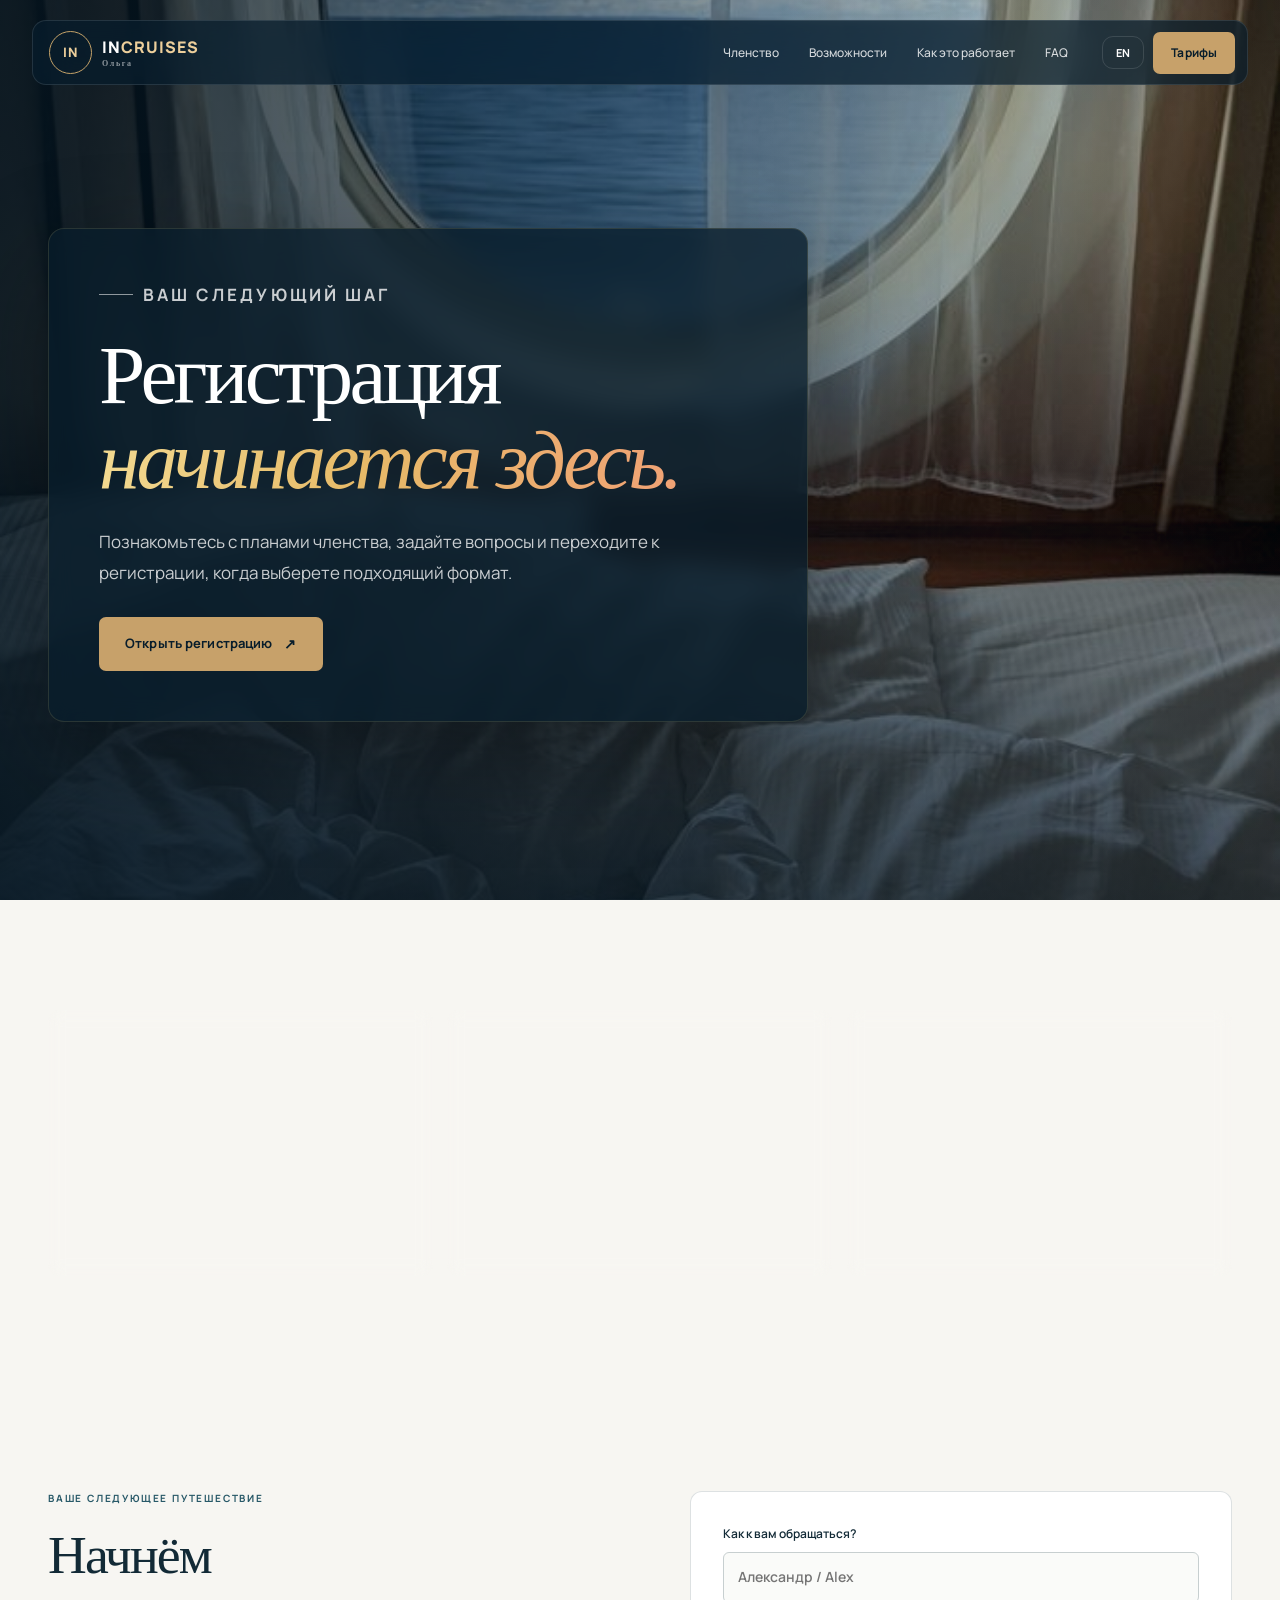
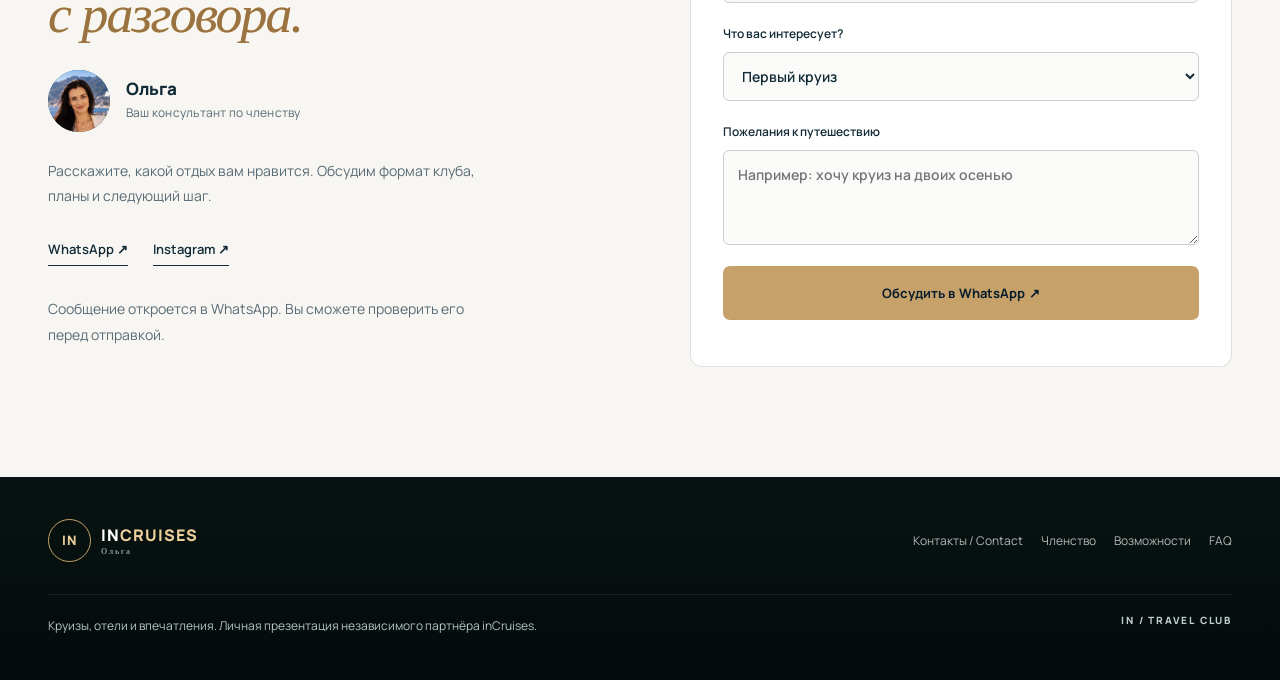
<file: register.html>
<!doctype html>
<html lang="ru">
<head><meta charset="utf-8"><meta name="viewport" content="width=device-width, initial-scale=1"><meta name="theme-color" content="#081d2b"><meta name="description" content="Как зарегистрироваться в inCruises и начать пользоваться клубом. Перейдите к регистрации или свяжитесь с консультантом для помощи с выбором плана."><title>Регистрация в inCruises — начало членства в клубе</title><link rel="icon" href="assets/favicon.svg" type="image/svg+xml"><link rel="preconnect" href="https://fonts.googleapis.com"><link rel="preconnect" href="https://fonts.gstatic.com" crossorigin><link href="https://fonts.googleapis.com/css2?family=DM+Sans:wght@400;500;600;700&amp;family=Manrope:wght@400;500;600;700;800&amp;display=swap" rel="stylesheet"><link rel="stylesheet" href="css/style.css"><script src="js/config.js"></script><script src="js/translations.js" defer></script><script src="js/main.js" defer></script><meta property="og:type" content="website"><meta property="og:title" content="Регистрация / INCRUISES"><meta property="og:description" content="Круизы, отели и новые впечатления. Выберите свой формат путешествий."><meta name="twitter:card" content="summary"></head>
<body data-page="register"><div class="page-noise" aria-hidden="true"></div><header class="site-header"><a class="brand" href="index.html"><span class="brand-mark">IN</span><span class="brand-copy"><strong>IN<span>CRUISES</span></strong><small>TRAVEL CLUB</small></span></a><button class="menu-toggle" aria-label="Открыть меню" aria-controls="nav" aria-expanded="false"><span></span><span></span><span></span></button><nav class="nav" id="nav"><a href="membership.html" data-i18n="navMembership">Членство</a><a href="benefits.html" data-i18n="navBenefits">Возможности</a><a href="how-it-works.html" data-i18n="navHow">Как это работает</a><a href="faq.html" data-i18n="navFaq">FAQ</a></nav><div class="header-actions"><button class="lang-toggle" type="button">EN</button><a class="button button-small button-coral" href="membership.html" data-i18n="backPlans">Тарифы</a></div></header>
<a class="skip-link" href="#main-content">К содержимому / Skip to content</a><main id="main-content"><section class="register-hero"><div class="register-bg" style="background-image:url('images/photo-19154533.jpg')"></div><div class="hero-overlay"></div><div class="register-card section-wrap reveal"><div class="register-card-inner"><p class="eyebrow"><span class="eyebrow-line"></span><span data-i18n="registerEyebrow">ВАШ СЛЕДУЮЩИЙ ШАГ</span></p><h1 data-i18n="registerTitle">Регистрация<br><em>начинается здесь.</em></h1><p data-i18n="registerText">Познакомьтесь с планами членства, задайте вопросы и переходите к регистрации, когда выберете подходящий формат.</p><a class="button button-coral register-button" data-register href="membership.html#plans"><span data-i18n="registerButton">Открыть регистрацию</span><b>↗</b></a></div></div></section>
<section class="section-wrap register-steps"><div class="register-step reveal"><span>01</span><h3 data-i18n="reg1">Сначала сравните планы</h3><p data-i18n="reg1Text">Посмотрите стоимость и число INsider Pricing bookings.</p><a href="membership.html">Membership ↗</a></div><div class="register-step reveal reveal-delay-1"><span>02</span><h3 data-i18n="reg2">Изучите Reward Points</h3><p data-i18n="reg2Text">Поймите, как программа использует баллы и какие ограничения есть.</p><a href="benefits.html">Benefits ↗</a></div><div class="register-step reveal reveal-delay-2"><span>03</span><h3 data-i18n="reg3">Оформите участие</h3><p data-i18n="reg3Text">Перейдите к регистрации и выберите подходящий план членства.</p><a href="faq.html">FAQ ↗</a></div></section><section class="contact-section section-wrap" id="contact"><div class="contact-intro"><p class="eyebrow dark"><span data-copy="contactEyebrow" data-ru="ВАШЕ СЛЕДУЮЩЕЕ ПУТЕШЕСТВИЕ" data-en="YOUR NEXT JOURNEY">ВАШЕ СЛЕДУЮЩЕЕ ПУТЕШЕСТВИЕ</span></p><h2><span data-copy="contactTitle" data-ru="Начнём&lt;br&gt;&lt;em&gt;с разговора.&lt;/em&gt;" data-en="Let’s start&lt;br&gt;&lt;em&gt;with a conversation.&lt;/em&gt;">Начнём<br><em>с разговора.</em></span></h2><div class="consultant-card"><span class="consultant-photo"><b class="consultant-initial">О</b><img class="consultant-img" src="images/avatar.jpg" alt="" loading="lazy"></span><span class="consultant-copy"><strong data-consultant-name>Ольга</strong><span data-i18n="consultantRole">Ваш консультант по членству</span></span></div><p><span data-copy="contactText" data-ru="Расскажите, какой отдых вам нравится. Обсудим формат клуба, планы и следующий шаг." data-en="Tell us how you like to travel. Let’s discuss the club, membership plans and your next step.">Расскажите, какой отдых вам нравится. Обсудим формат клуба, планы и следующий шаг.</span></p><div class="contact-links"><a data-whatsapp hidden class="underlined-link">WhatsApp ↗</a><a data-instagram hidden class="underlined-link">Instagram ↗</a></div><p class="contact-note"><span data-copy="contactNote" data-ru="Сообщение откроется в WhatsApp. Вы сможете проверить его перед отправкой." data-en="Your message opens in WhatsApp. You can review it before sending.">Сообщение откроется в WhatsApp. Вы сможете проверить его перед отправкой.</span></p></div><form class="inquiry-form"><label><span data-copy="name" data-ru="Как к вам обращаться?" data-en="Your name">Как к вам обращаться?</span><input name="name" autocomplete="given-name" required minlength="2" maxlength="80" placeholder="Александр / Alex"></label><label><span data-copy="interest" data-ru="Что вас интересует?" data-en="What interests you?">Что вас интересует?</span><select name="interest"><option value="cruise" data-ru="Первый круиз" data-en="My first cruise">Первый круиз</option><option value="membership" data-ru="Членство в клубе" data-en="Club membership">Членство в клубе</option><option value="hotels" data-ru="Отели и туры" data-en="Hotels and tours">Отели и туры</option></select></label><label><span data-copy="message" data-ru="Пожелания к путешествию" data-en="Your travel ideas">Пожелания к путешествию</span><textarea name="message" rows="3" maxlength="1500" placeholder=""></textarea></label><button type="submit" class="button button-coral"><span data-copy="send" data-ru="Обсудить в WhatsApp ↗" data-en="Discuss on WhatsApp ↗">Обсудить в WhatsApp ↗</span></button><p class="form-status" role="status" aria-live="polite"></p></form></section></main><footer class="footer"><div class="footer-top section-wrap"><a class="brand footer-brand" href="index.html"><span class="brand-mark">IN</span><span class="brand-copy"><strong>IN<span>CRUISES</span></strong><small>TRAVEL CLUB</small></span></a><nav><a href="register.html#contact">Контакты / Contact</a><a href="membership.html" data-i18n="navMembership">Членство</a><a href="benefits.html" data-i18n="navBenefits">Возможности</a><a href="faq.html" data-i18n="navFaq">FAQ</a></nav></div><div class="footer-bottom section-wrap"><p data-i18n="footerDisclaimer">Круизы, отели и впечатления. Личная презентация независимого партнёра inCruises.</p><span class="footer-mark">IN / TRAVEL CLUB</span></div></footer><div class="mobile-action"><a href="membership.html"><span data-copy="mobilePlans" data-ru="Сравнить планы" data-en="Compare plans">Сравнить планы</span></a><a class="mobile-contact" href="register.html#contact"><span data-copy="mobileContact" data-ru="Связаться ↗" data-en="Get in touch ↗">Связаться ↗</span></a></div><button class="back-to-top" type="button" aria-label="Наверх / Back to top" hidden>↑</button></body></html>
</file>
<file: css/style.css>
:root{--bg:#071312;--bg2:#0b1c19;--paper:#f4eee4;--ink:#15201e;--muted:#6b716c;--line:rgba(21,32,30,.13);--coral:#db704c;--gold:#e9c878;--cream:#fff8ec;--green:#0e5b50;--shadow:0 25px 80px rgba(0,0,0,.14);--radius:28px}*{box-sizing:border-box;margin:0;padding:0}html{scroll-behavior:smooth}body{font-family:"DM Sans",sans-serif;color:var(--ink);background:var(--paper);line-height:1.6;overflow-x:hidden}body:before{content:"";position:fixed;inset:0;background:radial-gradient(circle at 20% 0%,rgba(233,200,120,.08),transparent 25%),radial-gradient(circle at 85% 20%,rgba(219,112,76,.08),transparent 25%);pointer-events:none;z-index:-2}.page-noise{position:fixed;inset:0;opacity:.035;pointer-events:none;z-index:50;background-image:url("data:image/svg+xml,%3Csvg xmlns='http://www.w3.org/2000/svg' width='140' height='140' viewBox='0 0 140 140'%3E%3Cfilter id='n'%3E%3CfeTurbulence type='fractalNoise' baseFrequency='.85' numOctaves='4' stitchTiles='stitch'/%3E%3C/filter%3E%3Crect width='100%25' height='100%25' filter='url(%23n)' opacity='.38'/%3E%3C/svg%3E")}.section-wrap{width:min(1180px,92%);margin:0 auto}.site-header{position:fixed;z-index:100;top:16px;left:50%;transform:translateX(-50%);width:min(1220px,94%);display:flex;align-items:center;gap:22px;padding:12px 14px 12px 18px;background:rgba(4,13,12,.68);backdrop-filter:blur(18px) saturate(130%);border:1px solid rgba(255,255,255,.08);box-shadow:0 16px 55px rgba(0,0,0,.2);border-radius:22px;color:white}.brand{display:flex;align-items:center;gap:10px;color:white;text-decoration:none;min-width:max-content}.brand-mark{width:42px;height:42px;border-radius:13px;display:grid;place-items:center;border:1px solid rgba(233,200,120,.5);font:800 13px/1 Manrope;letter-spacing:.04em;color:var(--gold);background:linear-gradient(135deg,rgba(233,200,120,.16),rgba(219,112,76,.08))}.brand-copy{display:grid;line-height:1}.brand-copy strong{font:800 17px/1 Manrope;letter-spacing:.06em}.brand-copy strong span{color:var(--gold)}.brand-copy small{margin-top:4px;font:600 8px/1 DM Sans;letter-spacing:.26em;color:rgba(255,255,255,.55)}.nav{display:flex;gap:6px;align-items:center;margin-left:auto}.nav a{color:rgba(255,255,255,.82);text-decoration:none;padding:10px 12px;border-radius:12px;font-size:13px;font-weight:600;transition:.28s}.nav a:hover{background:rgba(255,255,255,.07);color:white}.header-actions{display:flex;align-items:center;gap:9px}.lang-toggle{border:1px solid rgba(255,255,255,.12);background:transparent;color:white;border-radius:11px;padding:10px 11px;font:700 11px/1 Manrope;cursor:pointer}.button{display:inline-flex;align-items:center;justify-content:center;gap:12px;min-height:52px;padding:0 20px;border-radius:15px;text-decoration:none;font-weight:800;letter-spacing:.01em;border:1px solid transparent;transition:transform .3s,box-shadow .3s,background .3s,color .3s}.button b{font-size:14px;font-weight:600}.button-small{min-height:42px;padding:0 15px;font-size:12px}.button-coral{background:var(--coral);color:white;box-shadow:0 12px 35px rgba(219,112,76,.25)}.button-coral:hover{transform:translateY(-2px);box-shadow:0 18px 40px rgba(219,112,76,.34)}.button-cream{background:var(--cream);color:var(--ink)}.button-green{background:var(--green);color:white}.menu-toggle{display:none;margin-left:auto;width:42px;height:42px;border-radius:12px;border:1px solid rgba(255,255,255,.12);background:transparent;flex-direction:column;justify-content:center;gap:5px;padding:0 10px}.menu-toggle span{height:1px;background:white;width:100%;display:block}.hero{position:relative;min-height:100svh;display:grid;align-items:end;padding:140px 6% 86px;color:white;overflow:hidden;background:var(--bg)}.hero-media,.page-hero-bg,.register-bg,.cta-media{position:absolute;inset:0;background-size:cover;background-position:center}.hero-media{transform:scale(1.05)}.hero-overlay,.cta-overlay{position:absolute;inset:0;background:linear-gradient(90deg,rgba(0,0,0,.74) 0%,rgba(0,0,0,.42) 45%,rgba(0,0,0,.25) 100%),linear-gradient(0deg,rgba(0,0,0,.55),transparent 42%)}.hero-gridline{position:absolute;inset:0;background:linear-gradient(90deg,transparent 0%,transparent calc(50% - .5px),rgba(255,255,255,.1) 50%,transparent calc(50% + .5px));opacity:.3}.hero-content{position:relative;z-index:2;max-width:820px}.eyebrow{display:flex;align-items:center;gap:10px;font:700 10px/1 Manrope;letter-spacing:.21em}.eyebrow-line{display:inline-block;width:34px;height:1px;background:currentColor;opacity:.7}.eyebrow.dark{color:var(--green)}.eyebrow.light,.hero .eyebrow{color:#f9ead3}.hero h1,.page-hero h1,.register-card h1{font:800 clamp(46px,7.4vw,98px)/.96 Manrope;letter-spacing:-.055em;margin:22px 0}.hero h1 em,.page-hero h1 em,.register-card h1 em,h2 em{font-style:normal;color:var(--gold)}.hero-description,.page-hero p,.register-card p{max-width:650px;color:rgba(255,255,255,.78);font-size:17px}.hero-actions{display:flex;align-items:center;gap:20px;flex-wrap:wrap;margin-top:30px}.text-link{color:white;text-decoration:none;display:inline-flex;gap:10px;align-items:center;font-weight:700;font-size:13px}.text-link:hover{text-decoration:underline}.text-link b{font-size:18px;font-weight:400}.hero-meta{margin-top:54px;display:flex;align-items:center;gap:12px;font:600 10px/1 Manrope;letter-spacing:.18em;color:rgba(255,255,255,.55)}.hero-meta i{width:5px;height:5px;background:var(--gold);border-radius:50%}.hero-side{position:absolute;right:6%;bottom:82px;z-index:2;display:flex;flex-direction:column;align-items:flex-end;gap:10px;font:800 11px/1.1 Manrope;letter-spacing:.2em;color:rgba(255,255,255,.75);text-align:right}.hero-side div{width:74px;height:1px;background:rgba(255,255,255,.4)}.hero-side span{font-size:13px;color:var(--gold)}.video-section{padding:125px 0 90px}.section-head{display:flex;justify-content:space-between;align-items:flex-end;gap:35px;margin-bottom:42px}.section-head h2,.split-intro h2,.benefit-copy h2,.x-card h2,.final-cta h2{font:800 clamp(38px,5.2vw,68px)/1.03 Manrope;letter-spacing:-.05em;margin-top:16px}.section-aside{max-width:380px;color:var(--muted);font-size:14px}.video-card{background:var(--bg);border-radius:var(--radius);overflow:hidden;box-shadow:var(--shadow)}.video-frame{position:relative;aspect-ratio:16/8.6;background:#000}.video-frame iframe{position:absolute;inset:0;width:100%;height:100%;border:0}.video-corner{position:absolute;left:18px;bottom:16px;padding:9px 11px;background:rgba(0,0,0,.5);border:1px solid rgba(255,255,255,.1);border-radius:10px;color:white;font:700 9px/1 Manrope;letter-spacing:.16em;pointer-events:none}.video-bottom{display:flex;justify-content:space-between;align-items:center;padding:15px 20px;color:rgba(255,255,255,.65);font-size:12px}.video-bottom a{color:var(--gold);text-decoration:none;font-weight:700}.split-intro{padding:110px 0;display:grid;grid-template-columns:1fr .9fr;gap:90px;align-items:end}.split-copy>p{color:#606864;max-width:560px;font-size:18px}.mini-stats{display:grid;grid-template-columns:repeat(3,1fr);gap:12px;margin:35px 0}.mini-stats div{padding:18px;border:1px solid var(--line);border-radius:18px;background:rgba(255,255,255,.35)}.mini-stats strong{font:800 30px/1 Manrope;color:var(--green);display:block}.mini-stats span{display:block;margin-top:8px;color:var(--muted);font-size:11px;line-height:1.35}.underlined-link{display:inline-flex;align-items:center;gap:9px;color:var(--ink);font-weight:800;text-decoration:none;border-bottom:1px solid currentColor;padding-bottom:5px}.underlined-link b{font-weight:400}.image-story{width:min(1320px,94%);margin:0 auto 120px;display:grid;grid-template-columns:1.45fr .75fr;gap:14px}.story-large,.story-small{min-height:500px;border-radius:26px;background-size:cover;background-position:center;position:relative;overflow:hidden}.story-large:after,.story-small:after,.product-photo:after,.benefit-media:after{content:"";position:absolute;inset:0;background:linear-gradient(0deg,rgba(0,0,0,.55),transparent 55%)}.story-large span,.story-small span{position:absolute;left:20px;bottom:18px;z-index:1;color:white;font:700 10px/1 Manrope;letter-spacing:.18em}.story-stack{display:grid;grid-template-rows:1fr 1fr;gap:14px}.story-small{min-height:243px}.feature-section{padding:60px 0 120px}.feature-grid{display:grid;grid-template-columns:repeat(3,1fr);gap:14px}.feature-card{position:relative;min-height:310px;padding:30px;border-radius:24px;background:#fff9ef;border:1px solid rgba(21,32,30,.08);transition:transform .45s,box-shadow .45s}.feature-card:hover{transform:translateY(-8px);box-shadow:var(--shadow)}.feature-index{font:800 12px/1 Manrope;letter-spacing:.16em;color:var(--coral)}.feature-card h3{font:800 25px/1.06 Manrope;letter-spacing:-.03em;margin:66px 0 12px}.feature-card p{font-size:14px;color:var(--muted)}.feature-card>a{position:absolute;right:25px;bottom:23px;text-decoration:none;color:var(--ink);font-size:22px}.cta-section{position:relative;min-height:650px;display:flex;align-items:center;color:white;overflow:hidden}.cta-media{filter:saturate(.9)}.cta-inner{position:relative;z-index:2;padding-top:40px;padding-bottom:40px}.cta-inner h2{font:800 clamp(48px,6vw,82px)/.98 Manrope;letter-spacing:-.055em;margin:20px 0}.cta-inner p{max-width:600px;color:rgba(255,255,255,.78);font-size:17px}.light{color:white}.footer{background:var(--bg);color:white}.footer-top{padding:42px 0 32px;display:flex;justify-content:space-between;gap:30px;align-items:center}.footer-top nav{display:flex;gap:18px;flex-wrap:wrap;justify-content:flex-end}.footer-top nav a,.footer-bottom a{color:rgba(255,255,255,.7);text-decoration:none;font-size:12px}.footer-top nav a:hover,.footer-bottom a:hover{color:white}.footer-bottom{border-top:1px solid rgba(255,255,255,.08);padding:20px 0 28px;display:flex;justify-content:space-between;gap:30px}.footer-bottom p{max-width:780px;color:rgba(255,255,255,.48);font-size:11px}.page-hero{position:relative;min-height:68vh;display:flex;align-items:flex-end;color:white;overflow:hidden;padding:150px 0 75px}.page-hero:after{content:"";position:absolute;inset:0;background:linear-gradient(90deg,rgba(0,0,0,.73),rgba(0,0,0,.28)),linear-gradient(0deg,rgba(0,0,0,.65),transparent 65%)}.page-hero-content{position:relative;z-index:2}.page-hero h1{max-width:820px}.page-intro{padding:110px 0 70px}.pricing-grid{display:grid;grid-template-columns:repeat(4,1fr);gap:14px}.price-card{position:relative;padding:25px;background:#fffaf0;border:1px solid rgba(21,32,30,.08);border-radius:24px;min-height:430px;transition:transform .45s,box-shadow .45s}.price-card:hover{transform:translateY(-7px);box-shadow:var(--shadow)}.price-card.featured{background:var(--bg);color:white;border-color:rgba(233,200,120,.2)}.price-badge{position:absolute;top:18px;right:18px;color:var(--gold);font:700 8px/1 Manrope;letter-spacing:.18em}.price-tag{font:700 10px/1 Manrope;letter-spacing:.18em;color:var(--coral)}.featured .price-tag{color:var(--gold)}.price-main{margin:65px 0 2px;display:flex;align-items:flex-end;gap:9px}.price-main strong{font:800 55px/1 Manrope;letter-spacing:-.06em}.price-main span{font-size:11px;color:var(--muted);padding-bottom:7px}.featured .price-main span{color:rgba(255,255,255,.58)}.price-sub{font-size:13px;font-weight:700;color:var(--green);margin-bottom:24px}.featured .price-sub{color:var(--gold)}.price-card ul{list-style:none;border-top:1px solid var(--line)}.featured .price-card ul{border-color:rgba(255,255,255,.09)}.price-card li{display:flex;gap:12px;padding:14px 0;border-bottom:1px solid var(--line);font-size:11px;color:var(--muted)}.featured li{border-color:rgba(255,255,255,.09);color:rgba(255,255,255,.64)}.price-card li b{font:800 12px/1 Manrope;color:var(--ink);min-width:44px}.featured li b{color:var(--gold)}.price-card li b.no{color:#aaa}.card-link{position:absolute;left:25px;bottom:22px;color:var(--ink);text-decoration:none;font-weight:800;font-size:12px}.featured .card-link{color:white}.table-section{padding:70px 0 110px}.table-wrap{overflow:auto;border:1px solid var(--line);border-radius:24px;background:#fffaf0}.table-wrap table{width:100%;border-collapse:collapse;min-width:900px}.table-wrap th,.table-wrap td{text-align:left;padding:16px 18px;border-bottom:1px solid var(--line);font-size:11px}.table-wrap th{font:800 10px/1 Manrope;letter-spacing:.15em;background:#f4eadb}.table-wrap th:not(:first-child){text-align:center}.table-wrap td:not(:first-child){text-align:center;font-weight:700}.table-wrap tr:last-child td{border-bottom:0}.x-section{padding-bottom:100px}.x-card{position:relative;padding:54px;border-radius:28px;background:linear-gradient(135deg,#fff9ef,#efe4d4);overflow:hidden}.x-card:after{content:"";position:absolute;width:380px;height:380px;border-radius:50%;right:-100px;top:-120px;background:radial-gradient(circle,rgba(233,200,120,.35),transparent 65%)}.x-mark{position:absolute;right:45px;top:36px;font:800 12px/1 Manrope;letter-spacing:.2em;color:var(--coral)}.x-grid{display:grid;grid-template-columns:repeat(3,1fr);gap:14px;margin-top:44px}.x-grid article{padding:24px;border-radius:18px;background:rgba(255,255,255,.65);border:1px solid rgba(21,32,30,.07)}.x-grid span{font:800 10px/1 Manrope;color:var(--coral)}.x-grid h3{font:800 22px/1.05 Manrope;margin:20px 0 9px}.x-grid p{font-size:13px;color:var(--muted)}.note-section{padding-bottom:120px}.source-note{padding:26px;border-radius:20px;border-left:4px solid var(--coral);background:#eee4d7}.source-note strong{font:800 17px/1.1 Manrope}.source-note p{margin:10px 0 18px;color:#626964;font-size:13px}.source-links{display:flex;gap:18px;flex-wrap:wrap}.source-links a{color:var(--green);font-weight:800;font-size:12px;text-decoration:none;border-bottom:1px solid rgba(14,91,80,.35);padding-bottom:3px}.benefit-feature{padding:110px 0;display:grid;grid-template-columns:1fr 1fr;gap:70px;align-items:center}.benefit-feature.reverse .benefit-media{order:2}.benefit-feature.reverse .benefit-copy{order:1}.benefit-media{position:relative;min-height:610px;border-radius:30px;background-size:cover;background-position:center;overflow:hidden}.benefit-media span{position:absolute;bottom:19px;left:22px;z-index:1;color:white;font:700 10px/1 Manrope;letter-spacing:.18em}.benefit-copy p{color:var(--muted);font-size:16px;max-width:540px}.stat-line{display:flex;align-items:baseline;gap:18px;margin-top:32px}.stat-line strong{font:800 60px/.9 Manrope;color:var(--green);letter-spacing:-.05em}.stat-line span{font-size:12px;color:var(--muted);max-width:250px}.product-grid-section{padding:60px 0 100px}.product-grid{display:grid;grid-template-columns:repeat(3,1fr);gap:14px}.product-card{border-radius:24px;overflow:hidden;background:#fffaf0;border:1px solid rgba(21,32,30,.08);transition:transform .45s,box-shadow .45s}.product-card:hover{transform:translateY(-8px);box-shadow:var(--shadow)}.product-photo{height:290px;background-size:cover;background-position:center;position:relative}.product-copy{padding:23px 24px 27px}.product-copy>span{font:800 10px/1 Manrope;color:var(--coral);letter-spacing:.12em}.product-copy h3{font:800 27px/1.05 Manrope;margin:14px 0 9px}.product-copy p{font-size:13px;color:var(--muted)}.guardrail-grid{padding:0 0 120px;display:grid;grid-template-columns:repeat(3,1fr);gap:14px}.guardrail{padding:26px;border:1px solid var(--line);border-radius:22px;background:rgba(255,255,255,.4)}.guardrail span{font:800 11px/1 Manrope;color:var(--coral)}.guardrail h3{font:800 22px/1.05 Manrope;margin:44px 0 12px}.guardrail p{font-size:13px;color:var(--muted)}.process-section{padding:110px 0}.process-grid{display:grid;grid-template-columns:repeat(2,1fr);gap:14px}.process-card{padding:30px;border-radius:23px;background:#fffaf0;border:1px solid rgba(21,32,30,.08);min-height:235px}.process-card span{font:800 11px/1 Manrope;color:var(--coral);letter-spacing:.15em}.process-card h3{font:800 28px/1.05 Manrope;margin:58px 0 10px}.process-card p{font-size:13px;color:var(--muted);max-width:560px}.timeline-section{padding:40px 0 110px}.timing-grid{display:grid;grid-template-columns:repeat(3,1fr);gap:14px}.timing-grid article{padding:30px;border-radius:24px;background:var(--bg);color:white;min-height:230px}.timing-grid strong{display:block;font:800 70px/.9 Manrope;color:var(--gold);letter-spacing:-.06em}.timing-grid span{display:block;margin-top:18px;color:rgba(255,255,255,.66);font-size:12px}.split-rule{padding:40px 0 110px;display:grid;grid-template-columns:.8fr 1.2fr;gap:80px}.split-rule h2{font:800 50px/1.02 Manrope;letter-spacing:-.045em;margin:18px 0}.split-rule p{color:var(--muted);font-size:15px}.rule-list{border-top:1px solid var(--line)}.rule-list div{display:grid;grid-template-columns:44px 1fr;gap:14px;padding:18px 0;border-bottom:1px solid var(--line)}.rule-list b{font:800 10px/1 Manrope;color:var(--coral);padding-top:5px}.rule-list span{font-size:14px;color:#4f5854}.final-cta{padding-bottom:120px}.final-cta-inner{padding:60px;border-radius:30px;background:linear-gradient(135deg,#fbf2e5,#e8dccd)}.final-cta-inner .button{margin-top:30px}.faq-section{padding:110px 0 70px}.faq-list{border-top:1px solid var(--line)}.faq-item{border-bottom:1px solid var(--line);padding:0}.faq-item summary{list-style:none;display:flex;align-items:center;justify-content:space-between;gap:25px;padding:24px 0;font:800 22px/1.1 Manrope;cursor:pointer}.faq-item summary::-webkit-details-marker{display:none}.faq-item summary b{width:34px;height:34px;display:grid;place-items:center;border:1px solid var(--line);border-radius:50%;font:500 19px/1 Manrope;transition:transform .3s}.faq-item[open] summary b{transform:rotate(45deg)}.faq-item p{max-width:780px;color:var(--muted);font-size:14px;padding:0 70px 24px 0}.faq-bottom{padding-bottom:120px}.register-hero{min-height:100svh;display:flex;align-items:center;position:relative;background:var(--bg);overflow:hidden;padding:150px 0 100px;color:white}.register-card{position:relative;z-index:2}.register-card-inner{width:min(760px,100%);padding:50px;border-radius:30px;background:rgba(7,19,18,.75);border:1px solid rgba(255,255,255,.1);backdrop-filter:blur(14px);box-shadow:var(--shadow)}.register-button{margin-top:28px}.config-hint{display:flex;gap:10px;align-items:center;margin-top:16px;color:rgba(255,255,255,.6);font-size:11px;flex-wrap:wrap}.config-hint code{font:700 10px/1 monospace;color:var(--gold);padding:7px 9px;border:1px solid rgba(233,200,120,.2);border-radius:8px;background:rgba(233,200,120,.06)}.register-steps{display:grid;grid-template-columns:repeat(3,1fr);gap:14px;padding:110px 0 120px}.register-step{padding:28px;border-radius:22px;background:#fffaf0;border:1px solid var(--line)}.register-step span{font:800 11px/1 Manrope;color:var(--coral);letter-spacing:.16em}.register-step h3{font:800 25px/1.05 Manrope;margin:42px 0 10px}.register-step p{font-size:13px;color:var(--muted);min-height:60px}.register-step a{display:inline-block;margin-top:20px;color:var(--green);font-weight:800;text-decoration:none;font-size:12px}.reveal{opacity:0;transform:translateY(28px);transition:opacity .8s cubic-bezier(.2,.75,.2,1),transform .8s cubic-bezier(.2,.75,.2,1)}.reveal-delay-1{transition-delay:.09s}.reveal-delay-2{transition-delay:.18s}.reveal-delay-3{transition-delay:.27s}.reveal.is-visible{opacity:1;transform:none}
@media (max-width:980px){.nav{gap:0}.nav a{padding:9px 9px;font-size:12px}.header-actions .button{display:none}.hero{padding-left:7%;padding-right:7%}.hero-side{display:none}.split-intro,.benefit-feature,.split-rule{grid-template-columns:1fr;gap:40px}.image-story{grid-template-columns:1fr}.story-stack{grid-template-columns:1fr 1fr;grid-template-rows:none}.story-small{min-height:300px}.pricing-grid{grid-template-columns:repeat(2,1fr)}.feature-grid,.product-grid,.guardrail-grid,.timing-grid{grid-template-columns:1fr}.process-grid{grid-template-columns:1fr 1fr}.register-steps{grid-template-columns:1fr 1fr}}
@media (max-width:720px){.site-header{top:10px;width:calc(100% - 20px)}.menu-toggle{display:flex}.nav{position:absolute;top:63px;left:0;right:0;background:rgba(4,13,12,.96);padding:10px;border-radius:16px;display:none;flex-direction:column;align-items:stretch}.nav a{padding:13px 14px}.menu-open .nav{display:flex}.hero{padding-top:125px;padding-bottom:60px;min-height:90svh}.hero h1{font-size:52px}.hero-description{font-size:15px}.hero-actions{gap:12px}.video-section,.page-intro,.process-section,.timeline-section,.faq-section{padding-top:85px}.section-head{display:block}.section-aside{margin-top:18px}.video-bottom{gap:14px;flex-wrap:wrap}.mini-stats{grid-template-columns:1fr}.image-story{margin-bottom:85px}.story-stack{grid-template-columns:1fr}.story-large,.story-small{min-height:330px}.feature-section,.table-section,.product-grid-section{padding-bottom:85px}.pricing-grid{grid-template-columns:1fr}.price-card{min-height:390px}.x-card{padding:32px}.x-grid{grid-template-columns:1fr}.benefit-feature{padding:85px 0}.benefit-feature.reverse .benefit-media,.benefit-feature.reverse .benefit-copy{order:initial}.benefit-media{min-height:430px}.process-grid{grid-template-columns:1fr}.split-rule h2{font-size:42px}.register-card-inner{padding:30px 24px}.register-card h1{font-size:50px}.register-steps{grid-template-columns:1fr;padding-top:80px}.footer-top,.footer-bottom{display:block}.footer-top nav{justify-content:flex-start;margin-top:24px}.footer-bottom a{display:inline-block;margin-top:14px}.faq-item summary{font-size:18px}.faq-item p{padding-right:20px}.page-hero{min-height:72vh}.page-hero h1{font-size:50px}}
@media (prefers-reduced-motion:reduce){html{scroll-behavior:auto}.reveal{opacity:1!important;transform:none!important;transition:none!important}.hero-media{transform:none!important}.button,.feature-card,.price-card,.product-card{transition:none}}


/* === V2.1 VISUAL POLISH === */
:root{
  --bg:#06100f; --bg2:#0a1917; --paper:#f5f1e9; --paper-2:#fbf8f1; --ink:#101a18;
  --muted:#66706c; --line:rgba(16,26,24,.11); --coral:#ef7652; --gold:#e9ca7b; --green:#0c6658;
  --shadow:0 28px 90px rgba(4,12,11,.16); --radius:30px;
}
::selection{background:rgba(233,202,123,.72);color:#101a18}
body{background:linear-gradient(180deg,#f7f3eb 0%,#f5f0e7 100%)}
body:after{content:"";position:fixed;inset:auto auto -16vw -16vw;width:48vw;height:48vw;background:radial-gradient(circle,rgba(239,118,82,.09),transparent 65%);filter:blur(18px);pointer-events:none;z-index:-1}
.site-header{top:18px;width:min(1260px,calc(100% - 30px));padding:10px 12px 10px 16px;border-radius:20px;background:rgba(4,13,12,.58);border-color:rgba(255,255,255,.11);box-shadow:0 22px 70px rgba(0,0,0,.22)}
.site-header:after{content:"";position:absolute;inset:0;border-radius:inherit;padding:1px;background:linear-gradient(120deg,rgba(233,202,123,.22),transparent 35%,rgba(255,255,255,.07) 70%,rgba(239,118,82,.17));-webkit-mask:linear-gradient(#000 0 0) content-box,linear-gradient(#000 0 0);-webkit-mask-composite:xor;mask-composite:exclude;pointer-events:none}
.nav a{position:relative;overflow:hidden}
.nav a:after{content:"";position:absolute;left:12px;right:12px;bottom:6px;height:1px;background:var(--gold);transform:scaleX(0);transform-origin:right;transition:transform .35s ease}
.nav a:hover:after{transform:scaleX(1);transform-origin:left}
.lang-toggle{min-width:42px}
.button{will-change:transform;box-shadow:0 10px 28px rgba(15,30,26,.08)}
.button:hover{transform:translateY(-3px)}
.hero{min-height:100svh;padding:150px max(6vw,24px) 84px;isolation:isolate}
.hero-video-layer,.hero-video-fallback,.hero-video{position:absolute;inset:0;width:100%;height:100%}
.hero-video-layer{z-index:-3;transform:scale(1.04);will-change:transform}
.hero-video-fallback{background-size:cover;background-position:center}
.hero-video{border:0;object-fit:cover;transform:scale(1.16);filter:saturate(.9) contrast(1.02);pointer-events:none}
.hero-overlay{z-index:-1;background:linear-gradient(90deg,rgba(3,10,9,.86) 0%,rgba(3,10,9,.52) 48%,rgba(3,10,9,.28) 100%),linear-gradient(0deg,rgba(2,8,7,.76) 0%,rgba(2,8,7,.12) 45%,rgba(2,8,7,.25) 100%)}
.hero-gridline{z-index:0;opacity:.2;background:linear-gradient(90deg,transparent 0,transparent 18%,rgba(255,255,255,.09) 18.05%,transparent 18.1%,transparent 81.9%,rgba(255,255,255,.09) 81.95%,transparent 82%),linear-gradient(0deg,transparent 0,transparent 74%,rgba(255,255,255,.07) 74.1%,transparent 74.2%)}
.hero-content{max-width:870px}
.hero h1{font-size:clamp(54px,7vw,102px);max-width:920px;text-wrap:balance}
.hero h1 em,.page-hero h1 em,.register-card h1 em,h2 em{background:linear-gradient(90deg,#f2d990 0%,#e7ba68 45%,#f0a275 100%);-webkit-background-clip:text;background-clip:text;color:transparent}
.hero-description{max-width:650px;color:rgba(255,255,255,.82);font-size:clamp(15px,1.25vw,18px)}
.hero-meta{margin-top:44px}
.video-section{padding:130px 0 105px;background:radial-gradient(circle at 80% 20%,rgba(12,102,88,.05),transparent 35%)}
.video-card{border:1px solid rgba(255,255,255,.08);box-shadow:0 35px 110px rgba(0,0,0,.2)}
.video-frame{aspect-ratio:16/8.7}
.video-frame:after{content:"";position:absolute;inset:0;background:linear-gradient(180deg,transparent 65%,rgba(0,0,0,.28));pointer-events:none}
.split-intro{padding:120px 0 115px}
.split-copy>p{font-size:clamp(16px,1.5vw,19px);line-height:1.75}
.mini-stats div{min-height:120px;display:flex;flex-direction:column;justify-content:center;transition:transform .35s,background .35s,box-shadow .35s}
.mini-stats div:hover{transform:translateY(-6px);background:#fffaf2;box-shadow:0 18px 45px rgba(14,91,80,.08)}
.image-story{margin-bottom:135px}
.story-large,.story-small{box-shadow:0 22px 55px rgba(0,0,0,.12)}
.story-large:before,.story-small:before,.benefit-media:before,.product-photo:before{content:"";position:absolute;inset:0;background:linear-gradient(120deg,rgba(255,255,255,.1),transparent 30%);opacity:.5;z-index:1}
.feature-section{padding:65px 0 135px}
.feature-card,.product-card,.process-card,.register-step,.guardrail{backdrop-filter:blur(8px);box-shadow:0 1px 0 rgba(255,255,255,.5) inset}
.feature-card h3{font-size:clamp(23px,2vw,30px)}
.feature-card:after{content:"";position:absolute;inset:auto 20px 0;height:2px;background:linear-gradient(90deg,var(--coral),var(--gold));transform:scaleX(.15);transform-origin:left;transition:transform .45s}
.feature-card:hover:after{transform:scaleX(1)}
.cta-section{min-height:690px}
.cta-section:after{content:"";position:absolute;inset:0;background:radial-gradient(circle at 85% 30%,rgba(233,202,123,.2),transparent 28%);pointer-events:none}
.footer{background:linear-gradient(180deg,#071312,#040b0a)}
.footer-mark{font:800 10px/1 Manrope;letter-spacing:.18em;color:rgba(255,255,255,.35)}
.page-hero,.register-hero{isolation:isolate}
.page-hero:after,.register-hero:after{content:"";position:absolute;inset:0;background:radial-gradient(circle at 84% 18%,rgba(233,202,123,.18),transparent 26%);pointer-events:none}
.page-hero-bg,.register-bg{filter:saturate(.9) contrast(1.04)}
.page-hero h1,.register-card h1{font-size:clamp(48px,6.5vw,90px)}
.pricing-grid{gap:18px}
.price-card{border:1px solid rgba(16,26,24,.1);box-shadow:0 16px 50px rgba(0,0,0,.06);transition:transform .45s,box-shadow .45s}
.price-card:hover{transform:translateY(-8px);box-shadow:0 30px 75px rgba(0,0,0,.12)}
.price-card.featured{box-shadow:0 28px 80px rgba(6,27,23,.2)}
.table-wrap{box-shadow:0 18px 50px rgba(0,0,0,.05)}
.table-wrap thead th{position:sticky;top:0;z-index:2}
.x-card{box-shadow:0 25px 80px rgba(0,0,0,.07)}
.x-grid article,.guardrail{transition:transform .35s,box-shadow .35s}
.x-grid article:hover,.guardrail:hover{transform:translateY(-6px);box-shadow:0 18px 45px rgba(0,0,0,.08)}
.benefit-media{box-shadow:0 25px 70px rgba(0,0,0,.12)}
.stat-line strong{font-size:clamp(48px,5vw,68px)}
.product-grid{gap:18px}
.product-photo{height:320px}
.product-card:hover .product-photo{transform:scale(1.02)}
.product-photo{transition:transform .6s ease}
.timing-grid article{box-shadow:0 22px 55px rgba(0,0,0,.14);transition:transform .4s,box-shadow .4s}
.timing-grid article:hover{transform:translateY(-7px);box-shadow:0 32px 75px rgba(0,0,0,.18)}
.rule-list div{transition:padding .35s,background .35s}
.rule-list div:hover{padding-left:12px;background:rgba(255,255,255,.4)}
.faq-item summary{font-size:clamp(18px,2vw,23px)}
.faq-item summary b{flex:0 0 36px}
.register-card-inner{box-shadow:0 35px 100px rgba(0,0,0,.34);border-color:rgba(233,202,123,.14)}
.register-step{transition:transform .4s,box-shadow .4s}
.register-step:hover{transform:translateY(-6px);box-shadow:0 22px 55px rgba(0,0,0,.1)}

@media (max-width: 980px){
  .site-header{gap:12px}
  .brand-copy strong{font-size:15px}
  .nav a{padding:9px 8px}
  .hero{padding-left:7%;padding-right:7%}
  .hero-video{transform:scale(1.24)}
  .story-large{min-height:560px}
}
@media (max-width: 720px){
  .site-header{top:9px;width:calc(100% - 18px);padding:9px 10px 9px 12px;border-radius:18px}
  .brand-mark{width:38px;height:38px;border-radius:11px}
  .brand-copy small{letter-spacing:.18em;font-size:7px}
  .header-actions{gap:6px}
  .lang-toggle{padding:9px 10px;min-width:40px}
  .hero{min-height:94svh;padding:126px 20px 58px}
  .hero-video{transform:scale(1.5)}
  .hero h1{font-size:clamp(47px,14vw,67px);letter-spacing:-.065em;max-width:95%}
  .hero-description{font-size:15px;line-height:1.65}
  .hero-actions .button{width:100%}
  .hero-actions .text-link{padding:10px 2px}
  .hero-meta{margin-top:31px;font-size:9px;letter-spacing:.12em;gap:8px;flex-wrap:wrap}
  .video-section{padding-top:95px}
  .video-frame{aspect-ratio:16/10}
  .video-bottom{padding:14px 16px}
  .section-head h2,.split-intro h2,.benefit-copy h2,.x-card h2,.final-cta h2{font-size:42px}
  .split-intro{gap:36px}
  .mini-stats{gap:9px}
  .mini-stats div{min-height:95px}
  .image-story{width:calc(100% - 28px)}
  .story-large,.story-small{min-height:330px;border-radius:22px}
  .story-stack{gap:10px}
  .feature-section{padding-top:35px}
  .feature-card{min-height:280px;padding:25px}
  .feature-card h3{margin-top:54px}
  .cta-section{min-height:620px}
  .cta-inner h2{font-size:54px}
  .footer-top,.footer-bottom{padding-left:20px;padding-right:20px}
  .page-hero{min-height:68vh}
  .page-hero h1,.register-card h1{font-size:clamp(46px,13vw,62px)}
  .pricing-grid{gap:12px}
  .price-card{min-height:unset;padding:28px 22px}
  .table-wrap{margin-inline:-2px;border-radius:20px}
  .table-wrap table{min-width:820px}
  .x-card{padding:30px 22px}
  .x-mark{right:22px}
  .benefit-feature{gap:34px}
  .benefit-media{min-height:390px;border-radius:24px}
  .product-photo{height:270px}
  .timing-grid article{min-height:205px;padding:25px}
  .timing-grid strong{font-size:62px}
  .split-rule{gap:35px}
  .split-rule h2{font-size:40px}
  .register-card-inner{padding:28px 21px;border-radius:24px}
  .register-steps{gap:12px}
  .reveal{transform:translateY(20px)}
}
@media (prefers-reduced-motion: reduce){
  .hero-video-layer{transform:none!important}
  .hero-video{transform:scale(1.1)!important}
}

/* V4 — ocean editorial */
:root{--bg:#081d2b;--bg2:#102d3e;--paper:#f7f6f2;--ink:#122a36;--muted:#596b75;--coral:#b89357;--gold:#edcf9b;--green:#285968;--cream:#fffaf1;--line:rgba(18,42,54,.14);--shadow:0 22px 64px rgba(8,29,43,.1);--radius:20px}
body{font-family:Manrope,Arial,sans-serif;background:var(--paper);font-size:15px}.page-noise,body:after{display:none}body:before{background:none}a,button,input,select,textarea{-webkit-tap-highlight-color:transparent}button{cursor:pointer}button,input,select,textarea{font:inherit}a:focus-visible,button:focus-visible,input:focus-visible,select:focus-visible,textarea:focus-visible,summary:focus-visible{outline:3px solid #4f9eae;outline-offset:5px}[hidden]{display:none!important}section[id]{scroll-margin-top:110px}.skip-link{position:fixed;z-index:200;top:8px;left:10px;padding:12px;background:white;color:var(--ink);transform:translateY(-150%)}.skip-link:focus{transform:none}.section-wrap{width:min(1240px,calc(100% - 96px))}.site-header{top:20px;width:min(1320px,calc(100% - 64px));background:rgba(8,29,43,.72);border-radius:14px;box-shadow:none}.site-header.scrolled{background:rgba(8,29,43,.96)}.site-header:after{display:none}.brand-mark{border-radius:50%;width:43px;height:43px;background:transparent;border-color:#c5a369}.brand-copy strong{font-size:16px}.brand-copy small{letter-spacing:.2em}.nav a{font-size:12px;font-weight:500}.nav a[aria-current=page]{color:var(--gold);background:rgba(255,255,255,.07)}.button{min-height:54px;padding:0 25px;border-radius:7px;font-size:13px;font-weight:700;box-shadow:none!important;will-change:auto}.button-small{min-height:42px;padding:0 17px;font-size:12px}.button-coral{background:#c7a16a;color:#081d2b}.button-coral:hover{background:#dfbd8e;transform:translateY(-2px)}.hero{padding:170px max(calc((100vw - 1240px)/2),48px) 110px;min-height:94svh;align-items:center}.hero h1,.page-hero h1,.register-card h1{font-family:Georgia,'Times New Roman',serif;font-weight:400;font-size:clamp(50px,6.5vw,96px);letter-spacing:-.045em;line-height:1.03}.hero h1{margin-top:30px;margin-bottom:27px;max-width:890px}.hero h1 em,.page-hero h1 em,.register-card h1 em,h2 em{font-style:italic;font-weight:400}.hero-description{font-size:16px;line-height:1.85;max-width:550px;color:#e0e7e9}.hero-overlay{background:linear-gradient(90deg,rgba(5,22,34,.86),rgba(5,22,34,.48) 55%,rgba(5,22,34,.13)),linear-gradient(0deg,rgba(5,22,34,.5),transparent 50%)}.hero-video-layer{z-index:-3;transform:none;will-change:auto;background:#183d50}.hero-video-fallback{background-image:url('../images/hero.jpg');background-position:center}.hero-video{object-fit:cover;object-position:center;transform:none!important;filter:none;opacity:0;transition:opacity 1s}.hero-video.video-ready{opacity:1}.hero-gridline{display:none}.hero-side{bottom:100px;right:5%;font-weight:400}.hero-actions{gap:27px;margin-top:32px}.hero-meta{margin-top:45px;font-size:9px;letter-spacing:.16em;color:#cad5da}.video-toggle{position:absolute;bottom:30px;right:32px;z-index:3;background:rgba(8,29,43,.6);border:1px solid #9cacb5;border-radius:50%;height:40px;width:40px;color:white}.eyebrow{font-size:10px;letter-spacing:.18em;line-height:1.5}.section-head h2,.split-intro h2,.benefit-copy h2,.x-card h2,.final-cta h2,.contact-intro h2,.planner-shell h2,.destinations h2{font:400 clamp(38px,4.2vw,62px)/1.1 Georgia,serif;letter-spacing:-.035em;margin-top:20px}h2 em{color:#997442}.section-head{margin-bottom:38px}.section-aside{line-height:1.8;max-width:340px}.video-section{padding:80px 0}.split-intro{padding:85px 0;gap:65px}.split-copy>p{font-size:16px;line-height:1.85}.mini-stats div{background:transparent;border-radius:0;border:0;border-left:1px solid var(--line);padding:5px 12px}.mini-stats strong{font:400 37px/1 Georgia,serif}.mini-stats span{font-size:11px}.video-card{border-radius:16px}.video-corner{display:none}.image-story{width:min(1320px,calc(100% - 64px));margin-bottom:75px}.story-large{min-height:530px}.story-small{min-height:258px}.story-large,.story-small,.benefit-media{border-radius:12px}.feature-section{padding:45px 0 90px}.feature-card{background:transparent;border-radius:0;border:0;border-top:1px solid var(--line);min-height:280px;padding:25px 20px 35px 0}.feature-card:hover{box-shadow:none;transform:none}.feature-card h3{font-size:23px;line-height:1.25;margin-top:36px}.feature-card p{line-height:1.8;font-size:13px}.feature-card>a{bottom:8px;font-size:24px}.cta-section{min-height:540px;background:var(--bg)}.cta-inner h2{font:400 clamp(45px,5.3vw,78px)/1.08 Georgia,serif;letter-spacing:-.04em}.cta-inner p{font-size:15px;max-width:530px;line-height:1.85}.cta-inner h2 em{color:var(--gold)}.page-hero{min-height:620px;background:var(--bg)}.page-hero:after{background:linear-gradient(90deg,rgba(5,22,34,.88),rgba(5,22,34,.32))}.page-hero p{font-size:16px;line-height:1.8;max-width:660px}.page-hero .hero-overlay{z-index:0}.page-intro{padding:90px 0 65px}.price-card{border-radius:12px;background:#fff;min-height:450px;padding-bottom:65px}.price-card.featured{background:#102d3e}.price-main strong{font:400 58px/1 Georgia,serif}.price-card li{font-size:12px;line-height:1.6}.price-card li b{line-height:1.6}.card-link{position:absolute!important;left:25px;bottom:25px}.x-card,.final-cta-inner{background:#eeeae2;border-radius:16px}.x-grid article{border-radius:10px}.source-note{background:#eeeae2;border-left-color:#b89357}.table-wrap{border-radius:12px}.table-wrap th{background:#eeeae2}.table-wrap th,.table-wrap td{font-size:12px;padding:18px}.table-wrap:focus-visible{outline:3px solid #4f9eae}.process-card,.register-step,.guardrail{border-radius:12px;background:transparent}.process-card h3,.register-step h3,.guardrail h3{line-height:1.25}.register-card-inner{background:rgba(8,29,43,.78);border-radius:16px;backdrop-filter:blur(12px)}.register-hero .hero-overlay{z-index:0}.register-card p{line-height:1.85}.faq-item summary{font-size:20px;line-height:1.4;padding:28px 0}.faq-item p{font-size:14px;line-height:1.9}.reveal{opacity:1;transform:none}.js-ready .reveal:not(.is-visible){opacity:0;transform:translateY(18px)}.footer-bottom p{font-size:12px;line-height:1.8;color:#b6c4cb}.footer{padding-bottom:15px}.footer-top nav a{font-size:12px}.footer-mark{font-size:10px;color:#c0cbd0;white-space:nowrap}.underlined-link{font-size:13px;font-weight:600}.destinations{padding:90px 0 45px}.destination-tabs{display:flex;flex-wrap:wrap;gap:10px;margin-bottom:27px}.destination-tabs button{background:transparent;border:1px solid var(--line);border-radius:30px;padding:10px 20px;font-size:12px;color:var(--ink)}.destination-tabs button.active{background:var(--bg);border-color:var(--bg);color:white}.destination-grid{display:grid;grid-template-columns:repeat(3,1fr);gap:18px}.destination-card{position:relative;min-height:410px;border-radius:12px;overflow:hidden;padding:28px;text-decoration:none;color:white;display:flex;align-items:flex-end;background:#244b61;isolation:isolate}.destination-card:before{content:'';position:absolute;inset:0;background-image:var(--destination-image);background-size:cover;background-position:center;z-index:-2;transition:transform .6s}.destination-card:after{content:'';position:absolute;inset:0;background:linear-gradient(0deg,rgba(5,22,34,.84),transparent 75%);z-index:-1}.destination-card:hover:before{transform:scale(1.05)}.destination-card span{font-size:9px;letter-spacing:.16em;color:#ede5d6}.destination-card h3{font:400 29px/1.2 Georgia,serif;margin:12px 0}.destination-card p{font-size:12px;color:#e0e7e9}.destination-card b{position:absolute;right:23px;top:23px;border:1px solid #ffffff70;width:35px;height:35px;display:grid;place-items:center;border-radius:50%;font-weight:400}.planner-section{padding:60px 0 90px}.planner-shell{padding:55px;background:#eeeae2;border-radius:16px;display:grid;grid-template-columns:1fr 1fr;gap:85px}.planner-shell h2{margin-bottom:25px}.planner-shell>div>p{font-size:14px;line-height:1.85;color:var(--muted);margin-bottom:24px;max-width:430px}.planner-controls{background:#fff;border-radius:12px;padding:30px}.planner-controls label{display:flex;justify-content:space-between;font-size:12px;font-weight:700;margin-bottom:12px}.planner-controls select{width:100%;margin-bottom:26px}.planner-controls input[type=range]{width:100%;accent-color:#285968;margin-bottom:25px}.budget-result{border-top:1px solid var(--line);padding-top:22px}.budget-result span{font-size:11px;color:var(--muted)}.budget-result strong{font:400 58px/1 Georgia,serif;display:block;margin:12px 0}.budget-result p{font-size:13px}.planner-controls .budget-note{font-size:10px;line-height:1.7;margin:20px 0;color:var(--muted)}.planner-controls .button{width:100%}.contact-section{padding:95px 0 110px;display:grid;grid-template-columns:1fr 1fr;gap:100px}.contact-intro h2{margin-bottom:25px}.contact-intro>p:not(.eyebrow){font-size:14px;line-height:1.85;color:var(--muted);max-width:450px}.contact-links{display:flex;gap:25px;margin:30px 0}.contact-intro .contact-note{font-size:11px}.inquiry-form{padding:32px;background:white;border:1px solid var(--line);border-radius:12px}.inquiry-form label{display:block;font-size:12px;font-weight:600;margin-bottom:21px}input:not([type=range]),select,textarea{display:block;width:100%;padding:13px 14px;border:1px solid #c7cfd0;border-radius:6px;background:#fafbf9;color:var(--ink);font-size:14px;min-width:0}.inquiry-form input,.inquiry-form select,.inquiry-form textarea{margin-top:9px}.inquiry-form textarea{resize:vertical}.inquiry-form .button{width:100%}.form-status{font-size:12px;color:var(--green);line-height:1.6;margin-top:14px}.mobile-action{display:none}.back-to-top{position:fixed;right:20px;bottom:20px;width:42px;height:42px;background:var(--bg);border:1px solid #ffffff50;border-radius:50%;color:white;z-index:80}
@media(min-width:1600px){.hero{min-height:850px}.hero-content{max-width:940px}}
@media(max-width:1050px){.section-wrap{width:calc(100% - 64px)}.hero{padding-left:40px;padding-right:40px}.site-header{width:calc(100% - 32px)}.planner-shell{gap:35px;padding:35px}.contact-section{gap:40px}.destination-card{min-height:360px;padding:22px}.destination-card h3{font-size:25px}.story-large{min-height:460px}.story-small{min-height:220px}}
@media(max-width:720px){.section-wrap{width:calc(100% - 40px)}.site-header{top:10px;width:calc(100% - 20px);border-radius:12px;gap:8px}.brand-copy strong{font-size:13px}.brand-copy small{font-size:7px}.brand-mark{width:34px;height:34px}.header-actions{margin-left:0}.menu-toggle{display:flex;order:3;margin-left:0;width:38px;height:38px}.header-actions{margin-left:auto}.nav{background:#102d3e!important;border-radius:12px!important}.nav a{padding:15px!important;font-size:14px}.hero{min-height:820px;min-height:96svh;padding:140px 20px 90px;align-items:center}.hero h1{font-size:clamp(45px,10.6vw,70px);line-height:1.08;max-width:100%;letter-spacing:-.05em}.hero-description{font-size:14px;max-width:100%}.hero-actions{gap:10px}.hero-actions .button{width:auto}.hero-actions .text-link{padding:12px}.hero-meta{font-size:8px;margin-top:30px;letter-spacing:.1em}.hero-overlay{background:linear-gradient(90deg,rgba(5,22,34,.85),rgba(5,22,34,.5)),linear-gradient(0deg,rgba(5,22,34,.65),transparent)}.video-toggle{bottom:22px;right:20px}.hero-side{display:none}.section-head h2,.split-intro h2,.benefit-copy h2,.x-card h2,.final-cta h2,.contact-intro h2,.planner-shell h2,.destinations h2{font-size:40px}.section-head{gap:22px}.destinations{padding:65px 0 20px}.destination-grid{grid-template-columns:1fr}.destination-card{min-height:330px}.destination-card h3{font-size:32px}.destination-tabs{gap:7px}.destination-tabs button{padding:9px 13px;font-size:11px}.video-section{padding:60px 0}.video-bottom{font-size:10px;gap:10px}.split-intro{padding:55px 0;gap:30px}.image-story{width:calc(100% - 40px);margin-bottom:45px;gap:10px}.story-large{min-height:360px}.story-small{min-height:250px}.story-stack{grid-template-columns:1fr 1fr}.story-small span{font-size:8px}.feature-card{min-height:230px}.feature-card h3{margin-top:25px}.feature-section{padding-bottom:45px}.planner-section{padding:35px 0 50px}.planner-shell{grid-template-columns:1fr;padding:25px 20px;gap:25px}.planner-controls{padding:23px 19px}.contact-section{grid-template-columns:1fr;padding:60px 0 75px;gap:30px}.inquiry-form{padding:24px 20px}.page-hero{min-height:560px;padding:150px 0 55px}.page-hero h1,.register-card h1{font-size:48px}.page-hero p{font-size:14px}.page-intro{padding:55px 0}.price-card{min-height:420px}.price-main{margin-top:45px}.price-card li{font-size:12px}.cta-inner h2{font-size:48px}.cta-section{min-height:510px}.register-hero{padding:125px 0 60px;min-height:650px}.register-card-inner{padding:28px 22px}.register-card p{font-size:14px}.register-steps{padding:55px 0;grid-template-columns:1fr}.table-section{padding:30px 0 60px}.x-section,.note-section,.guardrail-grid,.faq-bottom{padding-bottom:65px}.benefit-feature{padding:60px 0}.benefit-media{min-height:380px}.footer{padding-bottom:90px}.footer-top,.footer-bottom{padding-left:0;padding-right:0}.footer-top nav{gap:16px}.footer-bottom{gap:15px}.mobile-action{position:fixed;z-index:90;left:12px;right:12px;bottom:12px;padding:6px;background:#081d2bf2;backdrop-filter:blur(16px);border:1px solid #ffffff30;border-radius:10px;display:grid;grid-template-columns:1fr 1fr;gap:6px;padding-bottom:max(6px,env(safe-area-inset-bottom))}.mobile-action a{color:white;text-decoration:none;text-align:center;padding:11px 5px;font-size:12px;font-weight:600}.mobile-action .mobile-contact{background:#c7a16a;color:#081d2b;border-radius:5px}.back-to-top{bottom:85px;right:12px;width:36px;height:36px}.faq-item p{padding-right:0}.faq-item summary{font-size:18px}.mini-stats{grid-template-columns:repeat(3,1fr)}.mini-stats div{padding:4px 8px}.mini-stats strong{font-size:30px}.mini-stats span{font-size:9px}.process-grid{grid-template-columns:1fr}.footer-mark{white-space:normal}}
@media(max-width:380px){.hero h1{font-size:42px}.section-head h2,.planner-shell h2,.contact-intro h2{font-size:35px}.brand-copy small{display:none}.story-stack{grid-template-columns:1fr}.hero-actions .button{width:100%}}
@media(prefers-reduced-motion:reduce){*,*:before,*:after{scroll-behavior:auto!important;transition:none!important;animation:none!important}.js-ready .reveal:not(.is-visible){opacity:1;transform:none}.hero-video{display:none}}

/* Local bilingual introductory videos */
.video-frame #membership-video{position:absolute;inset:0;width:100%;height:100%;object-fit:contain;background:#000;border:0}
.video-error{padding:16px 20px;color:#fff;background:#102d3e;font-size:13px;line-height:1.6}
@media(max-width:720px){.video-frame{aspect-ratio:16/9}}
/* Фотографии в карточках */
.destination-card:nth-child(1)::before {
  background-image: url("../images/island.jpg");
}

.destination-card:nth-child(2)::before {
  background-image: url("../images/city.jpg");
}

.destination-card:nth-child(3)::before {
  background-image: url("../images/ship.jpg");
}

/* Нормальный размер заголовков и описаний */
.destination-card h3 span,
.destination-card p span {
  font: inherit;
  color: inherit;
  letter-spacing: inherit;
}
.documents-section {
  padding-top: 70px;
  padding-bottom: 70px;
}

.documents-grid {
  display: grid;
  grid-template-columns: repeat(2, minmax(0, 1fr));
  gap: 18px;
  margin-top: 32px;
}

.document-card {
  display: flex;
  align-items: center;
  gap: 18px;
  padding: 26px;
  color: #173f3b;
  background: #fff;
  border: 1px solid rgba(23, 63, 59, 0.14);
  border-radius: 18px;
  text-decoration: none;
  transition: transform 0.2s, border-color 0.2s, box-shadow 0.2s;
}

.document-card:hover {
  transform: translateY(-4px);
  border-color: #173f3b;
  box-shadow: 0 12px 30px rgba(23, 63, 59, 0.08);
}

.document-card:focus-visible {
  outline: 3px solid #173f3b;
  outline-offset: 4px;
}

.document-format {
  display: grid;
  place-items: center;
  flex-shrink: 0;
  width: 48px;
  height: 58px;
  border-radius: 10px;
  background: #edf3ef;
  font-size: 12px;
  font-weight: 800;
  letter-spacing: 1px;
}

.document-info {
  display: grid;
  gap: 8px;
  min-width: 0;
}

.document-info strong {
  font-size: 17px;
  line-height: 1.4;
}

.document-info small {
  font-size: 13px;
  opacity: 0.65;
}

.document-arrow {
  margin-left: auto;
  flex-shrink: 0;
  color: #df785f;
  font-size: 27px;
}

@media (max-width: 700px) {
  .documents-grid {
    grid-template-columns: 1fr;
  }

  .document-card {
    padding: 20px;
    gap: 14px;
  }

  .document-info strong {
    font-size: 15px;
  }
}
/* Крупные номера шагов */
.process-card > span {
  display: block;
  font-size: 64px;
  font-weight: 800;
  line-height: 1;
  margin-bottom: 24px;
}

@media (max-width: 700px) {
  .process-card > span {
    font-size: 48px;
  }
}
.feature-card .feature-index {
  font-size: 64px;
  font-weight: 800;
  line-height: 1;
  margin-bottom: 24px;
}

@media (max-width: 700px) {
  .feature-card .feature-index {
    font-size: 48px;
  }
}

/* V5: карточка консультанта в секции контактов */
.consultant-card {
  display: flex;
  align-items: center;
  gap: 16px;
  margin: 0 0 26px;
}

.consultant-photo {
  position: relative;
  width: 62px;
  height: 62px;
  flex: 0 0 62px;
  border-radius: 50%;
  background: var(--green);
  color: var(--cream);
  display: grid;
  place-items: center;
  overflow: hidden;
}

.consultant-initial {
  font: 800 24px/1 Manrope, system-ui, sans-serif;
}

.consultant-img {
  position: absolute;
  inset: 0;
  width: 100%;
  height: 100%;
  object-fit: cover;
}

.consultant-img[hidden] {
  display: none;
}

.consultant-copy {
  display: flex;
  flex-direction: column;
  gap: 3px;
}

.consultant-copy strong {
  font: 800 17px/1.2 Manrope, system-ui, sans-serif;
  color: var(--ink);
}

.consultant-copy span {
  font-size: 12px;
  letter-spacing: .02em;
  color: var(--muted);
}
</file>
